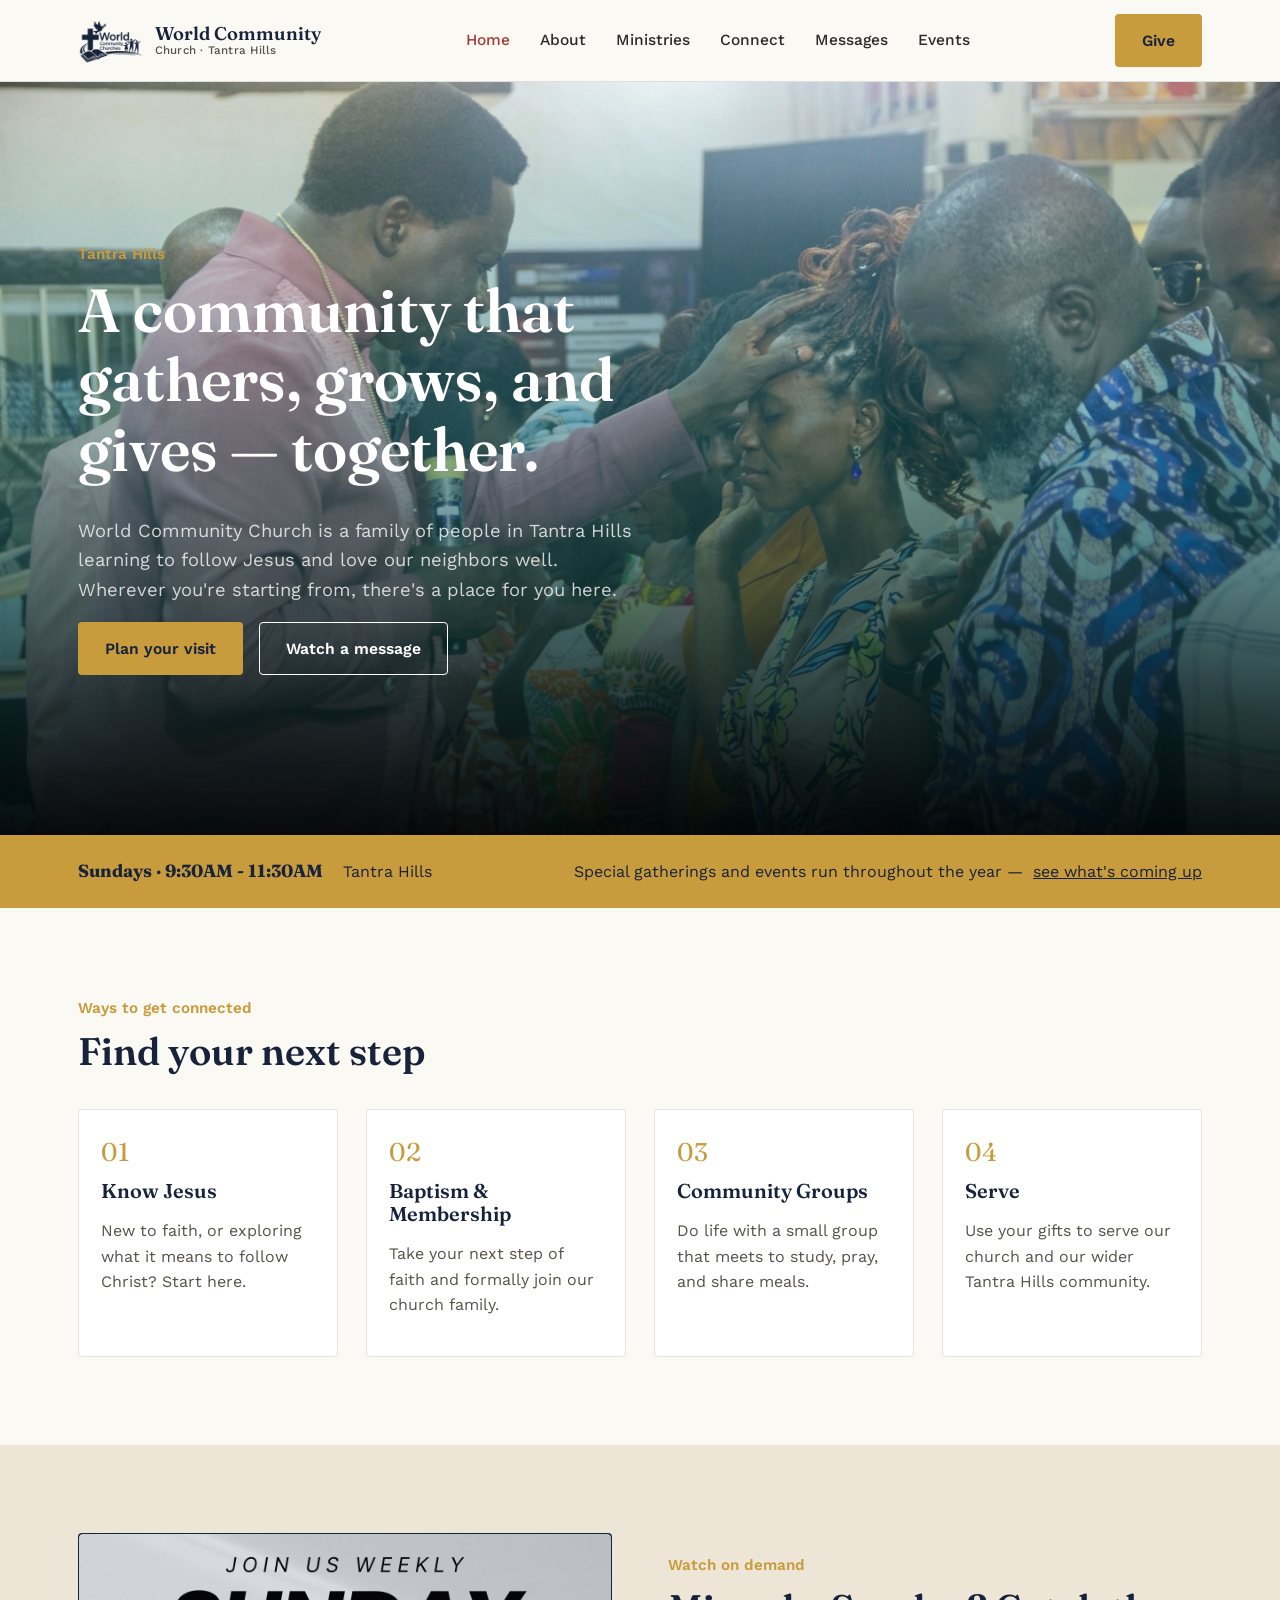
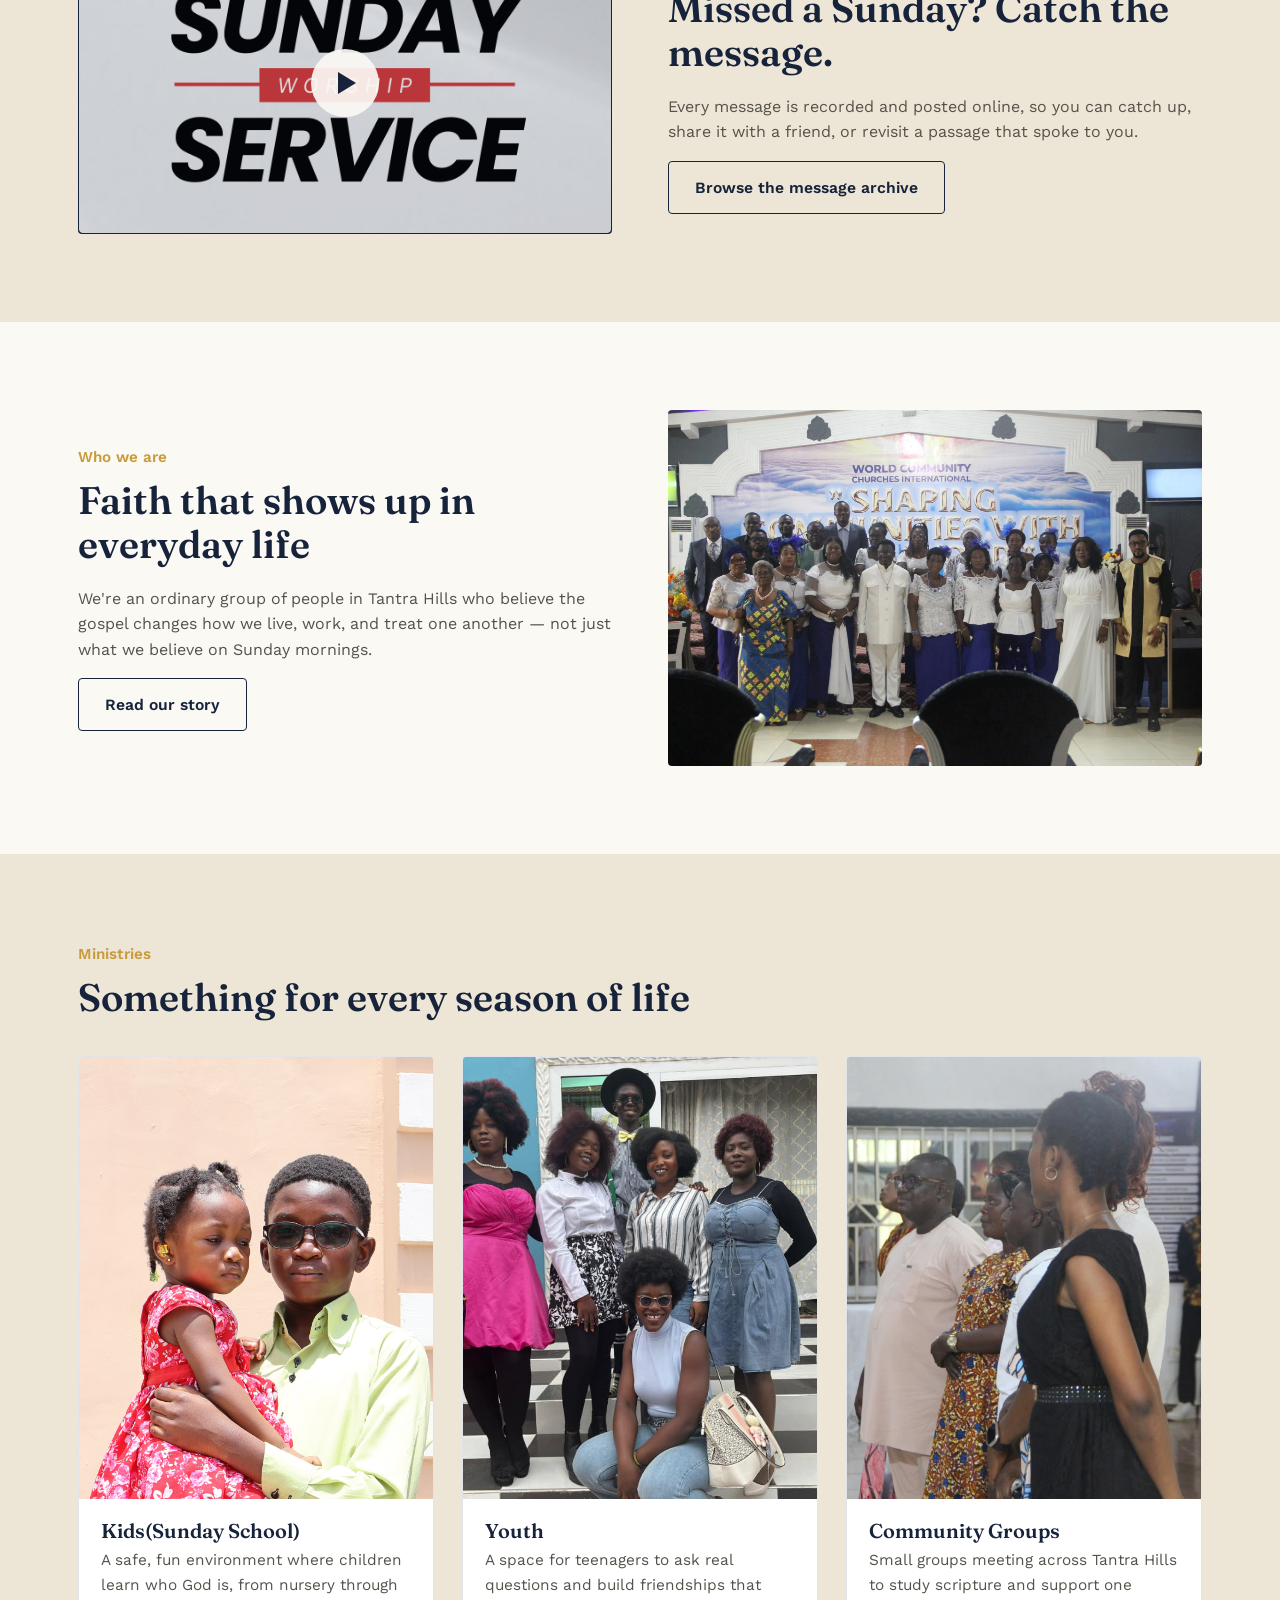
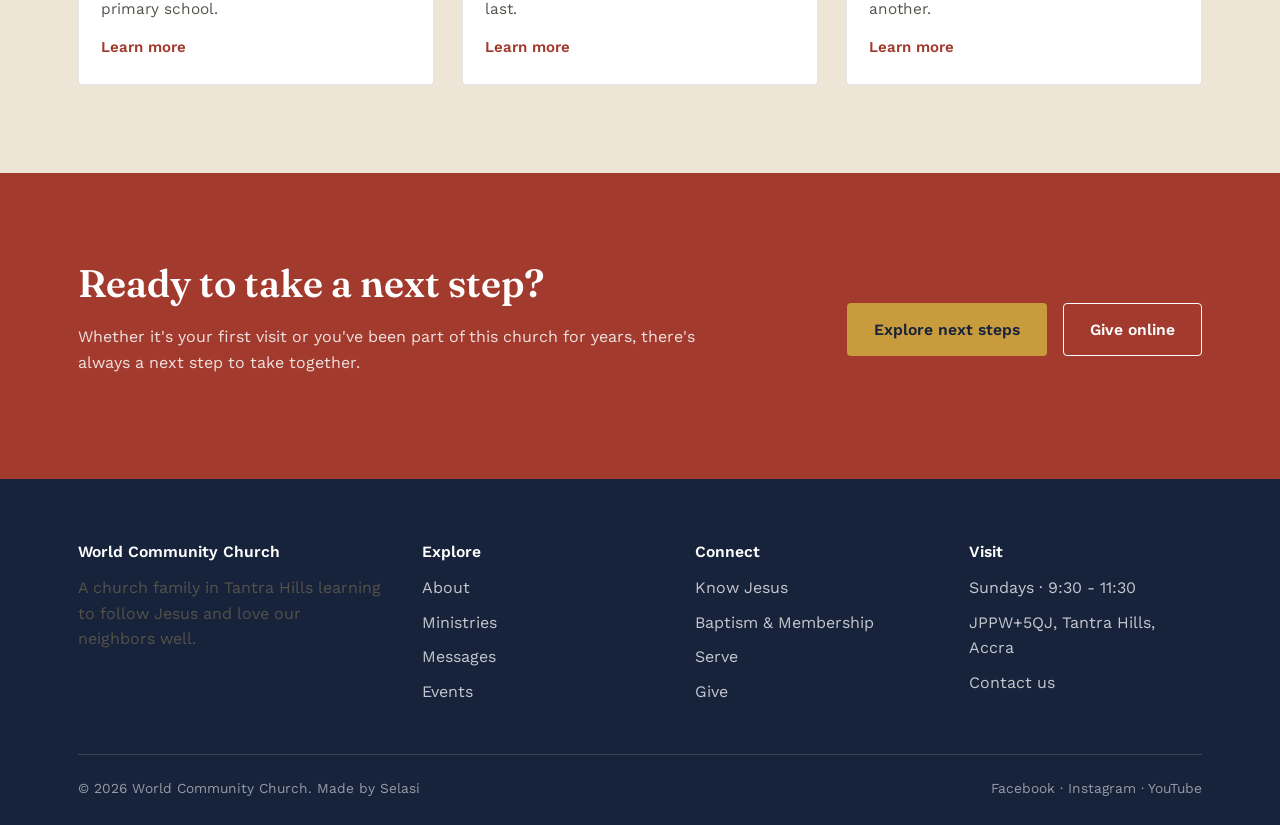
<file: index.html>
<!DOCTYPE html>
<html lang="en">
<head>
<meta charset="UTF-8">
<meta name="viewport" content="width=device-width, initial-scale=1.0">
<title>World Community Church — Tantra Hills</title>
<meta name="description" content="World Community Church is a gathering of people in Tantra Hills growing in faith and community together. Join us on Sundays.">
<link rel="icon" href="/images/wcc.svg" type="image/svg+xml">
<link rel="stylesheet" href="css/style.css">
</head>
<body>

<header class="site-header">
  <div class="nav-wrap">
    <a class="logo" href="index.html">
      <img src="/images/logo.png" alt="World Community Church logo">
      <span class="logo-text">World Community<span>Church · Tantra Hills</span></span>
    </a>
    <nav class="primary-nav">
      <ul>
        <li class="current"><a href="index.html">Home</a></li>
        <li class="has-dropdown">
          <a href="about.html">About</a>
          <ul class="dropdown">
            <li><a href="about.html#story">Who We Are</a></li>
            <li><a href="about.html#leadership">Leadership</a></li>
            <li><a href="contact.html">Contact Us</a></li>
          </ul>
        </li>
        <li class="has-dropdown">
          <a href="ministries.html">Ministries</a>
          <ul class="dropdown">
            <li><a href="ministries.html#kids">Kids</a></li>
            <li><a href="ministries.html#students">Students</a></li>
            <li><a href="ministries.html#groups">Community Groups</a></li>
          </ul>
        </li>
        <li class="has-dropdown">
          <a href="connect.html">Connect</a>
          <ul class="dropdown">
            <li><a href="connect.html#know-jesus">Know Jesus</a></li>
            <li><a href="connect.html#baptism">Baptism &amp; Membership</a></li>
            <li><a href="connect.html#serve">Serve</a></li>
          </ul>
        </li>
        <li><a href="messages.html">Messages</a></li>
        <li><a href="events.html">Events</a></li>
      </ul>
    </nav>
    <div class="nav-cta">
      <a class="btn btn-gold" href="give.html">Give</a>
      <button class="nav-toggle" aria-label="Toggle menu" aria-expanded="false">
        <span></span><span></span><span></span>
      </button>
    </div>
  </div>
</header>

<section class="hero">
  <div class="hero-grid">
    <div class="hero-copy">
      <p class="eyebrow" style="color: var(--gold);">Tantra Hills</p>
      <h1>A community that gathers, grows, and gives — together.</h1>
      <p class="lede">World Community Church is a family of people in Tantra Hills learning to follow Jesus and love our neighbors well. Wherever you're starting from, there's a place for you here.</p>
      <div class="btn-row">
        <a class="btn btn-gold" href="connect.html">Plan your visit</a>
        <a class="btn btn-outline" href="messages.html">Watch a message</a>
      </div>
    </div>
    <!-- <div class="hero-media">
      <img src="images/hero-home.svg" alt="Placeholder — photo of the congregation gathered">
    </div> -->
  </div>
</section>

<div class="service-strip">
  <div class="container">
    <div class="item"><strong>Sundays · 9:30AM - 11:30AM</strong>&nbsp; Tantra Hills</div>
    <div class="item">Special gatherings and events run throughout the year — <a href="events.html" style="text-decoration:underline;">see what's coming up</a></div>
  </div>
</div>

<section>
  <div class="container">
    <p class="eyebrow">Ways to get connected</p>
    <h2>Find your next step</h2>
    <div class="grid grid-4" style="margin-top:36px;">
      <a class="link-card" href="connect.html#know-jesus">
        <span class="num">01</span>
        <h3>Know Jesus</h3>
        <p>New to faith, or exploring what it means to follow Christ? Start here.</p>
      </a>
      <a class="link-card" href="connect.html#baptism">
        <span class="num">02</span>
        <h3>Baptism &amp; Membership</h3>
        <p>Take your next step of faith and formally join our church family.</p>
      </a>
      <a class="link-card" href="ministries.html#groups">
        <span class="num">03</span>
        <h3>Community Groups</h3>
        <p>Do life with a small group that meets to study, pray, and share meals.</p>
      </a>
      <a class="link-card" href="connect.html#serve">
        <span class="num">04</span>
        <h3>Serve</h3>
        <p>Use your gifts to serve our church and our wider Tantra Hills community.</p>
      </a>
    </div>
  </div>
</section>

<section class="bg-sand">
  <div class="container">
    <div class="split">
      <div class="split-media">
        <a href="https://www.youtube.com/live/pyMRtnx4bAo?si=oPnd7ddF68e4Hp8u" class="media-frame" style="display:block;">
          <img src="/images/sunday.jpg" alt="Placeholder — thumbnail of the most recent message">
          <span class="play-btn"><span></span></span>
        </a>
      </div>
      <div>
        <p class="eyebrow">Watch on demand</p>
        <h2>Missed a Sunday? Catch the message.</h2>
        <p>Every message is recorded and posted online, so you can catch up, share it with a friend, or revisit a passage that spoke to you.</p>
        <a class="btn btn-outline-navy" href="messages.html">Browse the message archive</a>
      </div>
    </div>
  </div>
</section>

<section>
  <div class="container">
    <div class="split reverse">
      <div class="split-media">
        <img src="/images/story.jpg" alt="Placeholder — photo representing the church's story">
      </div>
      <div>
        <p class="eyebrow">Who we are</p>
        <h2>Faith that shows up in everyday life</h2>
        <p>We're an ordinary group of people in Tantra Hills who believe the gospel changes how we live, work, and treat one another — not just what we believe on Sunday mornings.</p>
        <a class="btn btn-outline-navy" href="about.html">Read our story</a>
      </div>
    </div>
  </div>
</section>

<section class="bg-sand">
  <div class="container">
    <p class="eyebrow">Ministries</p>
    <h2>Something for every season of life</h2>
    <div class="grid grid-3" style="margin-top:36px;">
      <div class="card">
        <img src="/images/kids.jpg" alt="Placeholder — kids ministry photo">
        <div class="card-body">
          <h3>Kids(Sunday School)</h3>
          <p>A safe, fun environment where children learn who God is, from nursery through primary school.</p>
          <a class="card-link" href="ministries.html#kids">Learn more</a>
        </div>
      </div>
      <div class="card">
        <img src="/images/youth.jpg" alt="Placeholder — students ministry photo">
        <div class="card-body">
          <h3>Youth</h3>
          <p>A space for teenagers to ask real questions and build friendships that last.</p>
          <a class="card-link" href="ministries.html#students">Learn more</a>
        </div>
      </div>
      <div class="card">
        <img src="/images/community.jpg" alt="Placeholder — community groups photo">
        <div class="card-body">
          <h3>Community Groups</h3>
          <p>Small groups meeting across Tantra Hills to study scripture and support one another.</p>
          <a class="card-link" href="ministries.html#groups">Learn more</a>
        </div>
      </div>
    </div>
  </div>
</section>

<section class="cta-band">
  <div class="container">
    <div>
      <h2>Ready to take a next step?</h2>
      <p>Whether it's your first visit or you've been part of this church for years, there's always a next step to take together.</p>
    </div>
    <div class="btn-row">
      <a class="btn btn-gold" href="connect.html">Explore next steps</a>
      <a class="btn btn-outline" href="give.html">Give online</a>
    </div>
  </div>
</section>

<footer class="site-footer">
  <div class="container">
    <div class="footer-grid">
      <div>
        <h4>World Community Church</h4>
        <p style="max-width:32ch;">A church family in Tantra Hills learning to follow Jesus and love our neighbors well.</p>
      </div>
      <div>
        <h4>Explore</h4>
        <ul>
          <li><a href="about.html">About</a></li>
          <li><a href="ministries.html">Ministries</a></li>
          <li><a href="messages.html">Messages</a></li>
          <li><a href="events.html">Events</a></li>
        </ul>
      </div>
      <div>
        <h4>Connect</h4>
        <ul>
          <li><a href="connect.html#know-jesus">Know Jesus</a></li>
          <li><a href="connect.html#baptism">Baptism &amp; Membership</a></li>
          <li><a href="connect.html#serve">Serve</a></li>
          <li><a href="give.html">Give</a></li>
        </ul>
      </div>
      <div>
        <h4>Visit</h4>
        <ul>
          <li>Sundays · 9:30 - 11:30</li>
          <li><a href="https://maps.app.goo.gl/vj42JxJs8VCjHSL47">JPPW+5QJ</a>, Tantra Hills, Accra</li>
          <li><a href="contact.html">Contact us</a></li>
        </ul>
      </div>
    </div>
    <div class="footer-bottom">
      <span>© 2026 World Community Church. Made by <a href="https://selasidzeamesi.netlify.app/">Selasi</a></span>
      <span>
        <a href="https://www.facebook.com/Thecommunitychurchgh">Facebook</a> ·
        <a href="#">Instagram</a> ·
        <a href="https://youtube.com/@communitychurchmorningdew?si=GlodXVKP_t8NCVGb">YouTube</a>
      </span>
    </div>
  </div>
</footer>

<script src="js/main.js"></script>
</body>
</html>
</file>
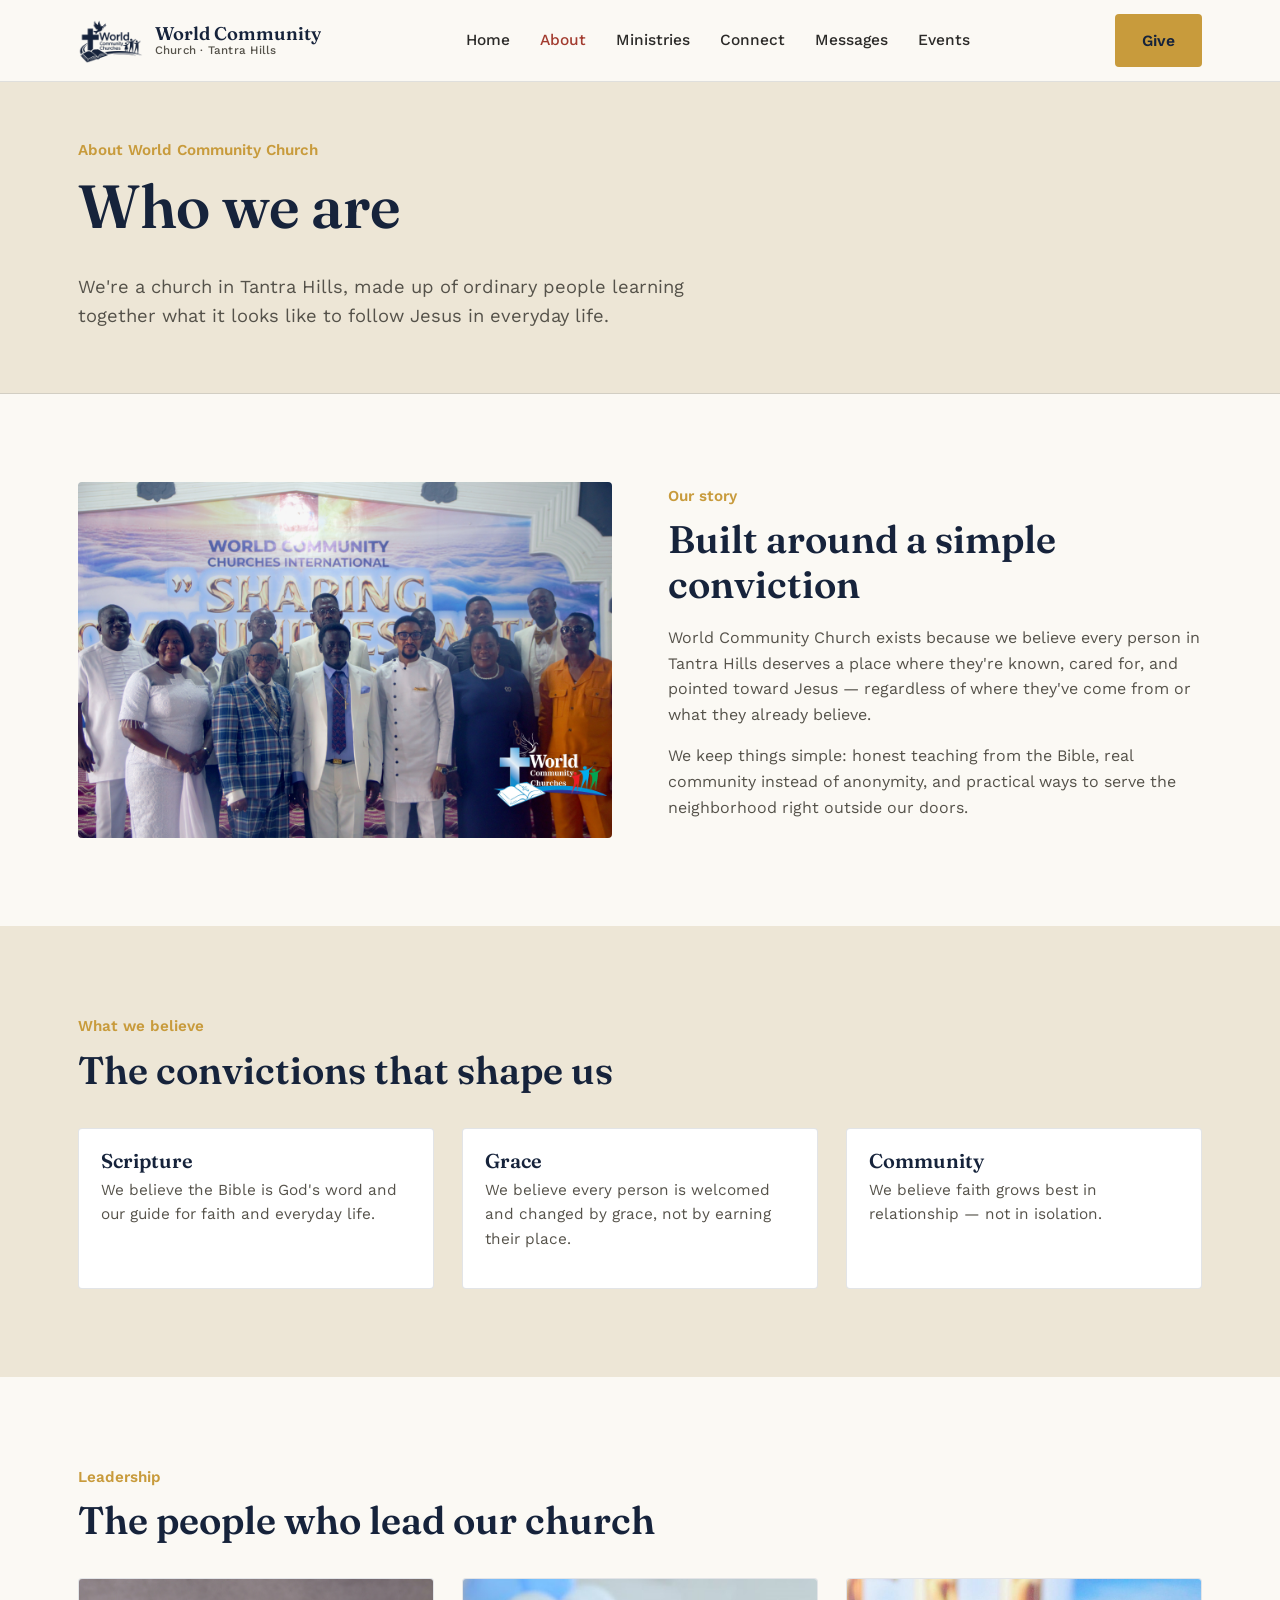
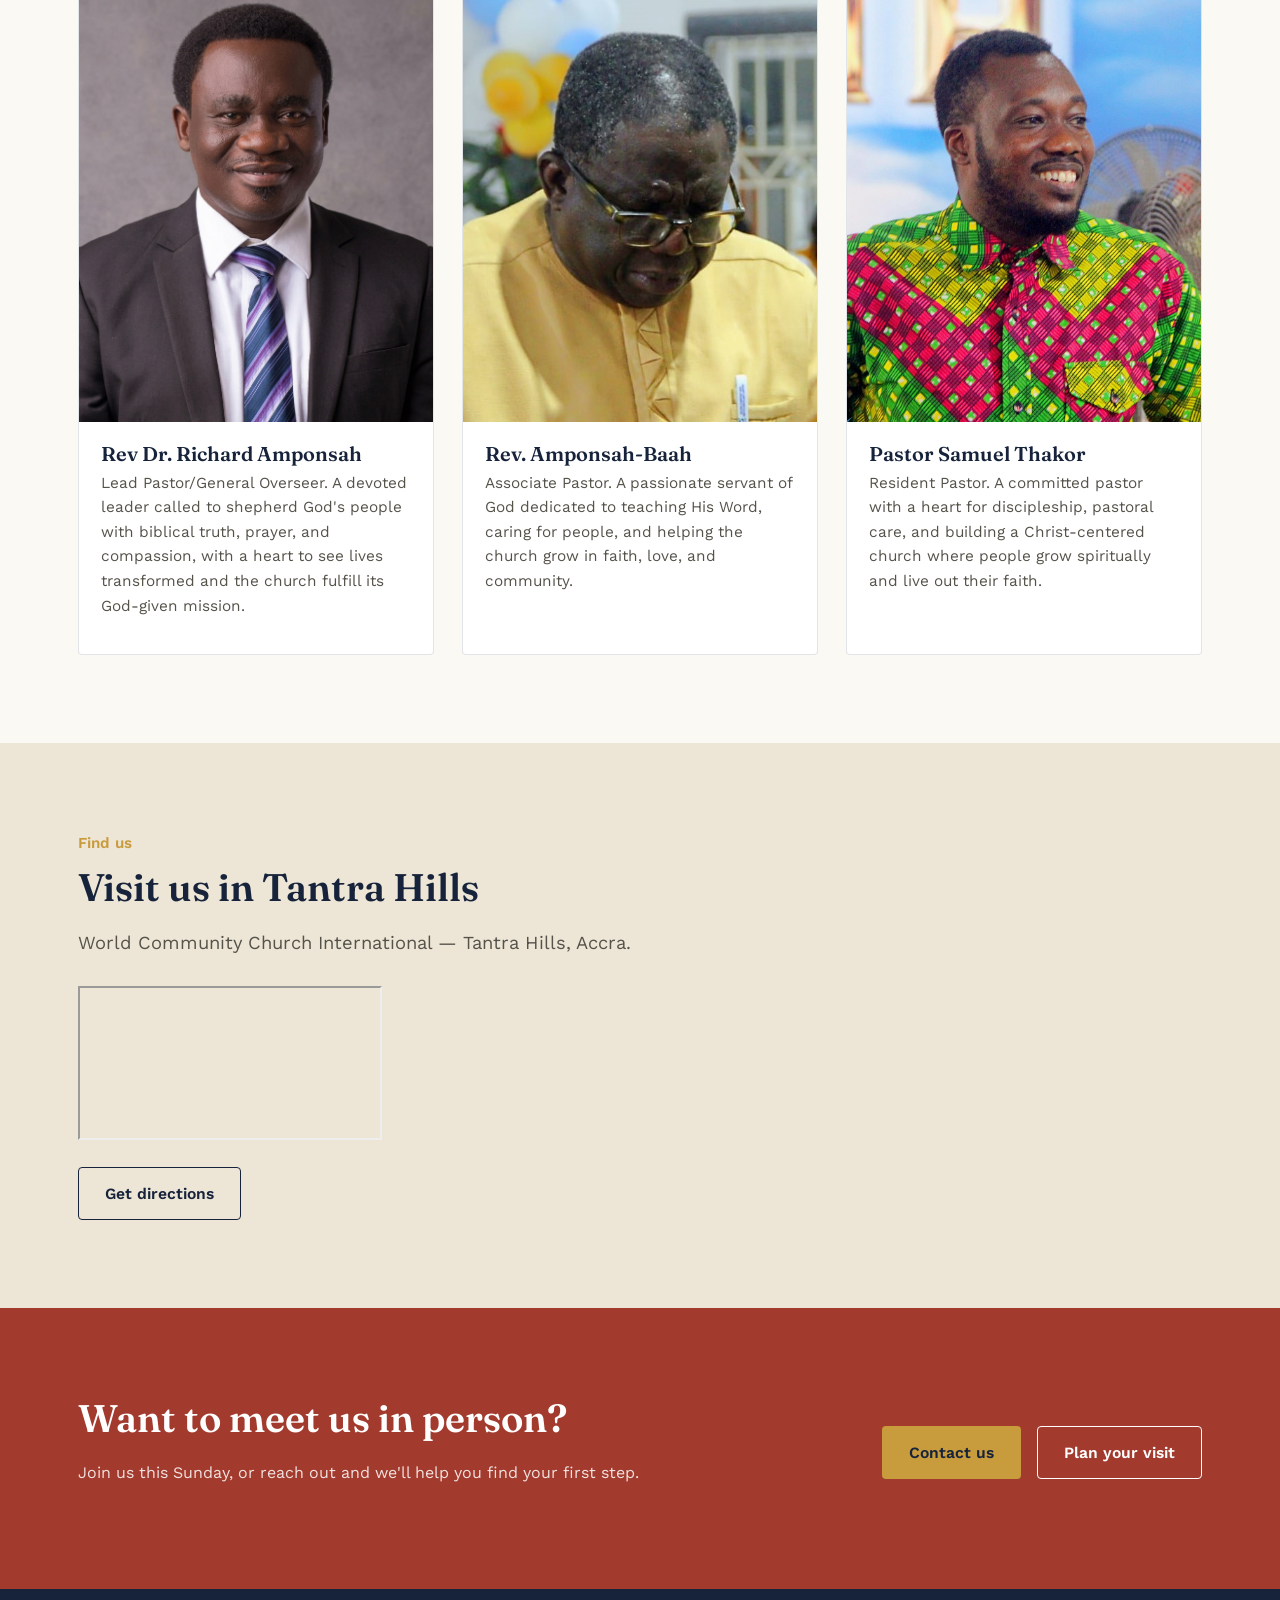
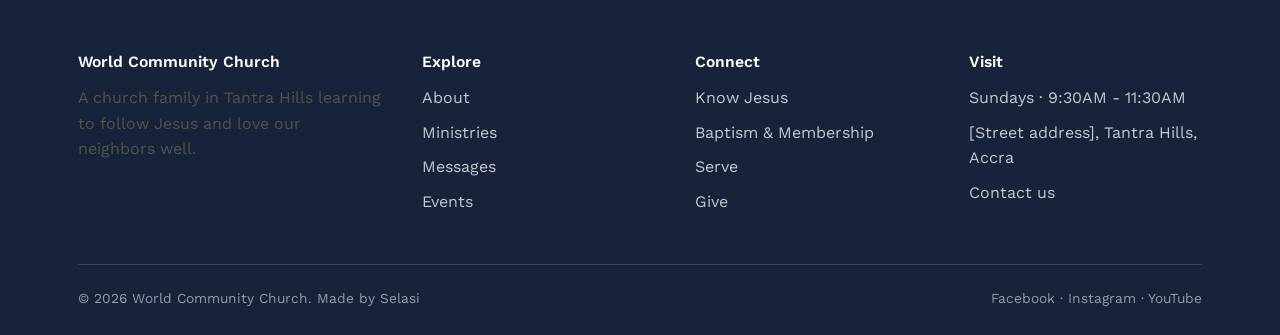
<file: about.html>
<!DOCTYPE html>
<html lang="en">
<head>
<meta charset="UTF-8">
<meta name="viewport" content="width=device-width, initial-scale=1.0">
<title>About — World Community Church</title>
<meta name="description" content="Learn who World Community Church is, our story, and the people who lead our church in Tantra Hills.">
<link rel="icon" href="images/favicon.svg" type="image/svg+xml">
<link rel="stylesheet" href="css/style.css">
</head>
<body>

<header class="site-header">
  <div class="nav-wrap">
    <a class="logo" href="index.html">
      <img src="images/logo.png" alt="World Community Church logo">
      <span class="logo-text">World Community<span>Church · Tantra Hills</span></span>
    </a>
    <nav class="primary-nav">
      <ul>
        <li><a href="index.html">Home</a></li>
        <li class="has-dropdown current">
          <a href="about.html">About</a>
          <ul class="dropdown">
            <li><a href="about.html#story">Who We Are</a></li>
            <li><a href="about.html#leadership">Leadership</a></li>
            <li><a href="contact.html">Contact Us</a></li>
          </ul>
        </li>
        <li class="has-dropdown">
          <a href="ministries.html">Ministries</a>
          <ul class="dropdown">
            <li><a href="ministries.html#kids">Kids</a></li>
            <li><a href="ministries.html#students">Students</a></li>
            <li><a href="ministries.html#groups">Community Groups</a></li>
          </ul>
        </li>
        <li class="has-dropdown">
          <a href="connect.html">Connect</a>
          <ul class="dropdown">
            <li><a href="connect.html#know-jesus">Know Jesus</a></li>
            <li><a href="connect.html#baptism">Baptism &amp; Membership</a></li>
            <li><a href="connect.html#serve">Serve</a></li>
          </ul>
        </li>
        <li><a href="messages.html">Messages</a></li>
        <li><a href="events.html">Events</a></li>
      </ul>
    </nav>
    <div class="nav-cta">
      <a class="btn btn-gold" href="give.html">Give</a>
      <button class="nav-toggle" aria-label="Toggle menu" aria-expanded="false">
        <span></span><span></span><span></span>
      </button>
    </div>
  </div>
</header>

<div class="page-header">
  <div class="container">
    <p class="eyebrow">About World Community Church</p>
    <h1>Who we are</h1>
    <p class="lede">We're a church in Tantra Hills, made up of ordinary people learning together what it looks like to follow Jesus in everyday life.</p>
  </div>
</div>

<section id="story">
  <div class="container">
    <div class="split">
      <div class="split-media">
        <img src="/images/ourstory.jpg" alt="Placeholder — photo representing the church's story">
      </div>
      <div>
        <p class="eyebrow">Our story</p>
        <h2>Built around a simple conviction</h2>
        <p>World Community Church exists because we believe every person in Tantra Hills deserves a place where they're known, cared for, and pointed toward Jesus — regardless of where they've come from or what they already believe.</p>
        <p>We keep things simple: honest teaching from the Bible, real community instead of anonymity, and practical ways to serve the neighborhood right outside our doors.</p>
        <!-- <p class="placeholder-note">Placeholder copy — replace with your church's real founding story, timeline, and voice.</p> -->
      </div>
    </div>
  </div>
</section>

<section class="bg-sand">
  <div class="container">
    <p class="eyebrow">What we believe</p>
    <h2>The convictions that shape us</h2>
    <div class="grid grid-3" style="margin-top:36px;">
      <div class="card">
        <div class="card-body">
          <h3>Scripture</h3>
          <p>We believe the Bible is God's word and our guide for faith and everyday life.</p>
        </div>
      </div>
      <div class="card">
        <div class="card-body">
          <h3>Grace</h3>
          <p>We believe every person is welcomed and changed by grace, not by earning their place.</p>
        </div>
      </div>
      <div class="card">
        <div class="card-body">
          <h3>Community</h3>
          <p>We believe faith grows best in relationship — not in isolation.</p>
        </div>
      </div>
    </div>
    <!-- <p class="placeholder-note">Placeholder — replace with your church's actual statement of faith or core values.</p> -->
  </div>
</section>

<section id="leadership">
  <div class="container">
    <p class="eyebrow">Leadership</p>
    <h2>The people who lead our church</h2>
    <div class="grid grid-3" style="margin-top:36px;">
      <div class="card">
        <img src="images/leader.jpg" alt="Placeholder — leader photo">
        <div class="card-body">
          <h3>Rev Dr. Richard Amponsah</h3>
          <p>Lead Pastor/General Overseer. A devoted leader called to shepherd God's people with biblical truth, prayer, and compassion, with a heart to see lives transformed and the church fulfill its God-given mission.</p>
        </div>
      </div>
      <div class="card">
        <img src="/images/baah.jpg" alt="Placeholder — leader photo">
        <div class="card-body">
          <h3>Rev. Amponsah-Baah</h3>
          <p>Associate Pastor. A passionate servant of God dedicated to teaching His Word, caring for people, and helping the church grow in faith, love, and community.</p>
        </div>
      </div>
      <div class="card">
        <img src="/images/samuel.jpg" alt="Placeholder — leader photo">
        <div class="card-body">
          <h3>Pastor Samuel Thakor</h3>
          <p>Resident Pastor. A committed pastor with a heart for discipleship, pastoral care, and building a Christ-centered church where people grow spiritually and live out their faith.</p>
        </div>
      </div>
    </div>
    <!-- <p class="placeholder-note">Placeholder — swap in real names, roles, photos, and bios for your leadership team.</p> -->
  </div>
</section>

<section class="bg-sand" id="location">
  <div class="container">
    <p class="eyebrow">Find us</p>
    <h2>Visit us in Tantra Hills</h2>
    <p class="lede">World Community Church International — Tantra Hills, Accra.</p>
    <div class="map-embed" style="margin-top:28px;">
      <iframe
        src="https://www.google.com/maps?q=JPPW%2B5QJ+World+Community+Church+International+Accra+Ghana&output=embed"
        title="Map showing World Community Church International, Tantra Hills, Accra"
        loading="lazy"
        referrerpolicy="no-referrer-when-downgrade"
        allowfullscreen></iframe>
    </div>
    <div class="btn-row" style="margin-top:20px;">
      <a class="btn btn-outline-navy" href="https://maps.app.goo.gl/vj42JxJs8VCjHSL47" target="_blank" rel="noopener">Get directions</a>
    </div>
  </div>
</section>

<section class="cta-band">
  <div class="container">
    <div>
      <h2>Want to meet us in person?</h2>
      <p>Join us this Sunday, or reach out and we'll help you find your first step.</p>
    </div>
    <div class="btn-row">
      <a class="btn btn-gold" href="contact.html">Contact us</a>
      <a class="btn btn-outline" href="connect.html">Plan your visit</a>
    </div>
  </div>
</section>

<footer class="site-footer">
  <div class="container">
    <div class="footer-grid">
      <div>
        <h4>World Community Church</h4>
        <p style="max-width:32ch;">A church family in Tantra Hills learning to follow Jesus and love our neighbors well.</p>
      </div>
      <div>
        <h4>Explore</h4>
        <ul>
          <li><a href="about.html">About</a></li>
          <li><a href="ministries.html">Ministries</a></li>
          <li><a href="messages.html">Messages</a></li>
          <li><a href="events.html">Events</a></li>
        </ul>
      </div>
      <div>
        <h4>Connect</h4>
        <ul>
          <li><a href="connect.html#know-jesus">Know Jesus</a></li>
          <li><a href="connect.html#baptism">Baptism &amp; Membership</a></li>
          <li><a href="connect.html#serve">Serve</a></li>
          <li><a href="give.html">Give</a></li>
        </ul>
      </div>
      <div>
        <h4>Visit</h4>
        <ul>
          <li>Sundays · 9:30AM - 11:30AM</li>
          <li>[Street address], Tantra Hills, Accra</li>
          <li><a href="contact.html">Contact us</a></li>
        </ul>
      </div>
    </div>
    <div class="footer-bottom">
      <span>© 2026 World Community Church. Made by <a href="https://selasidzeamesi.netlify.app/">Selasi</a></span>
      <span>
        <a href="https://www.facebook.com/Thecommunitychurchgh">Facebook</a> ·
        <a href="#">Instagram</a> ·
        <a href="https://youtube.com/@communitychurchmorningdew?si=GlodXVKP_t8NCVGb">YouTube</a>
      </span>
    </div>
  </div>
</footer>

<script src="js/main.js"></script>
</body>
</html>
</file>
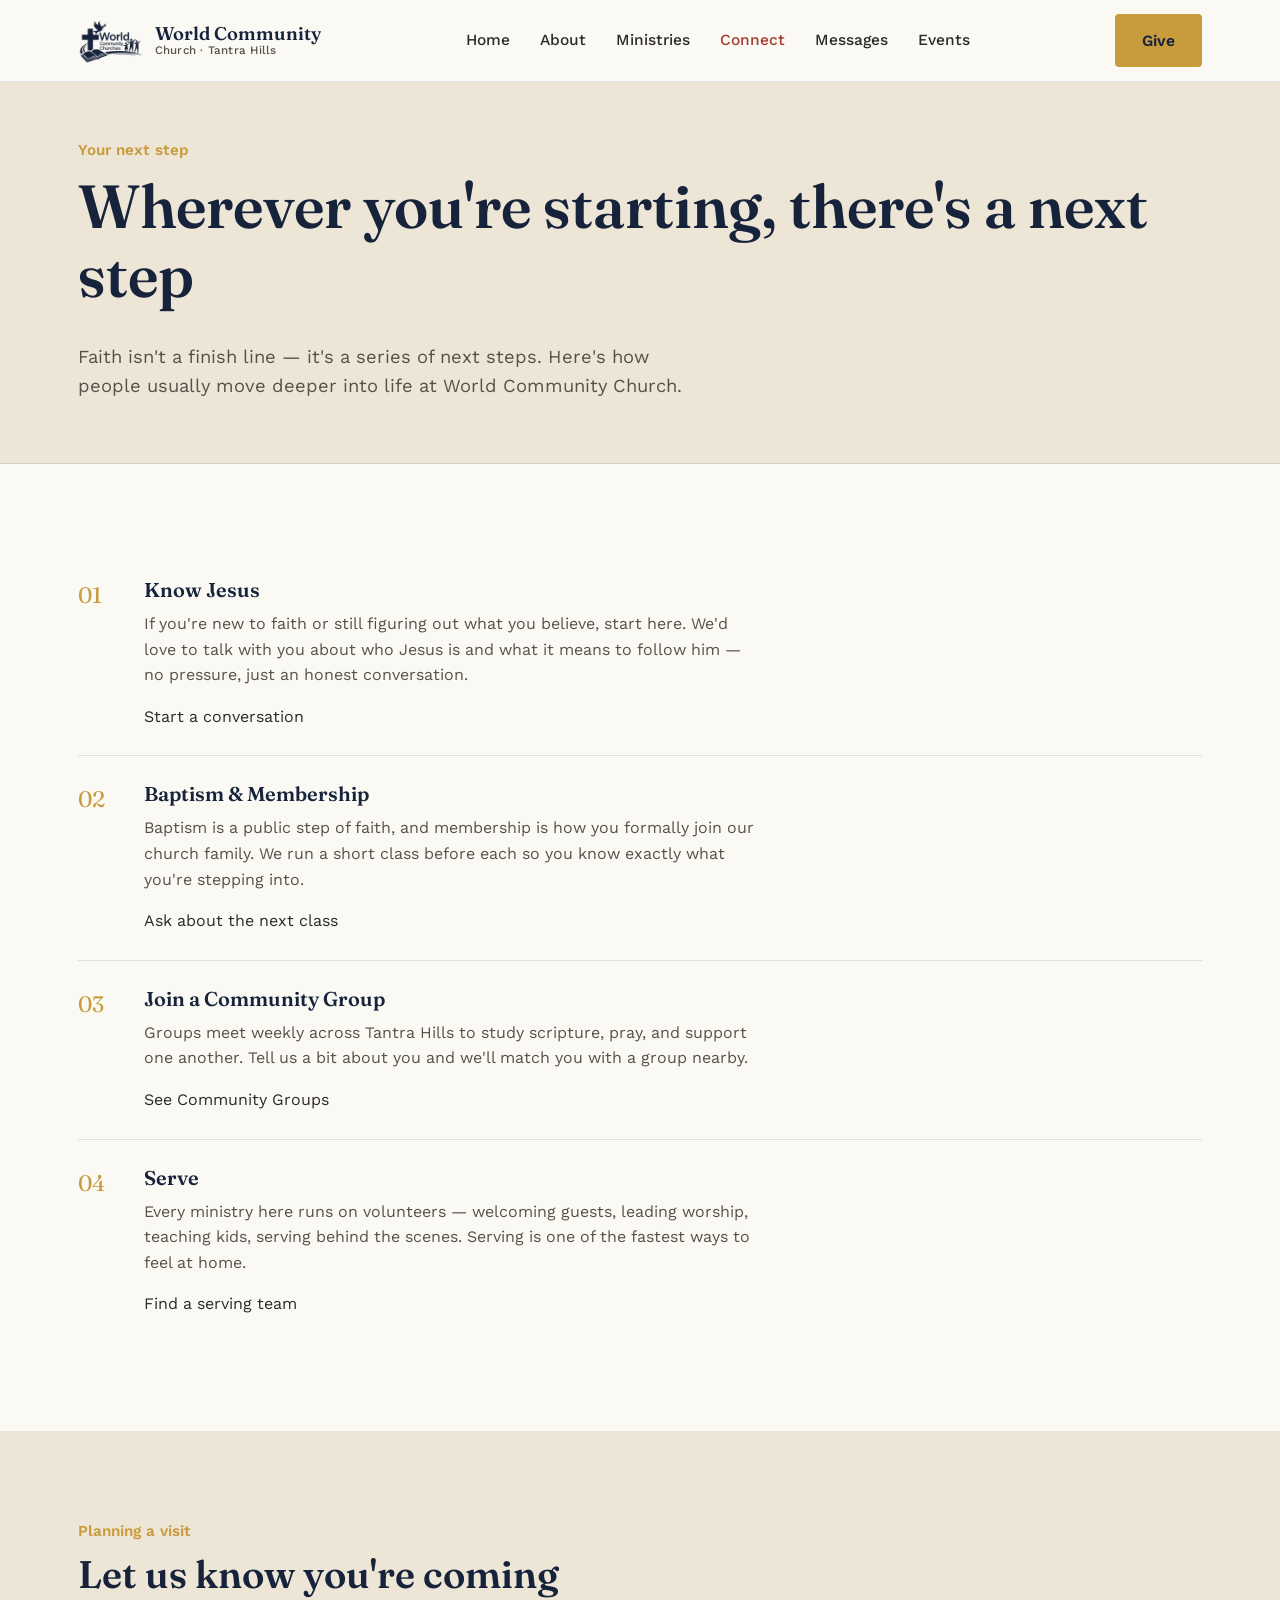
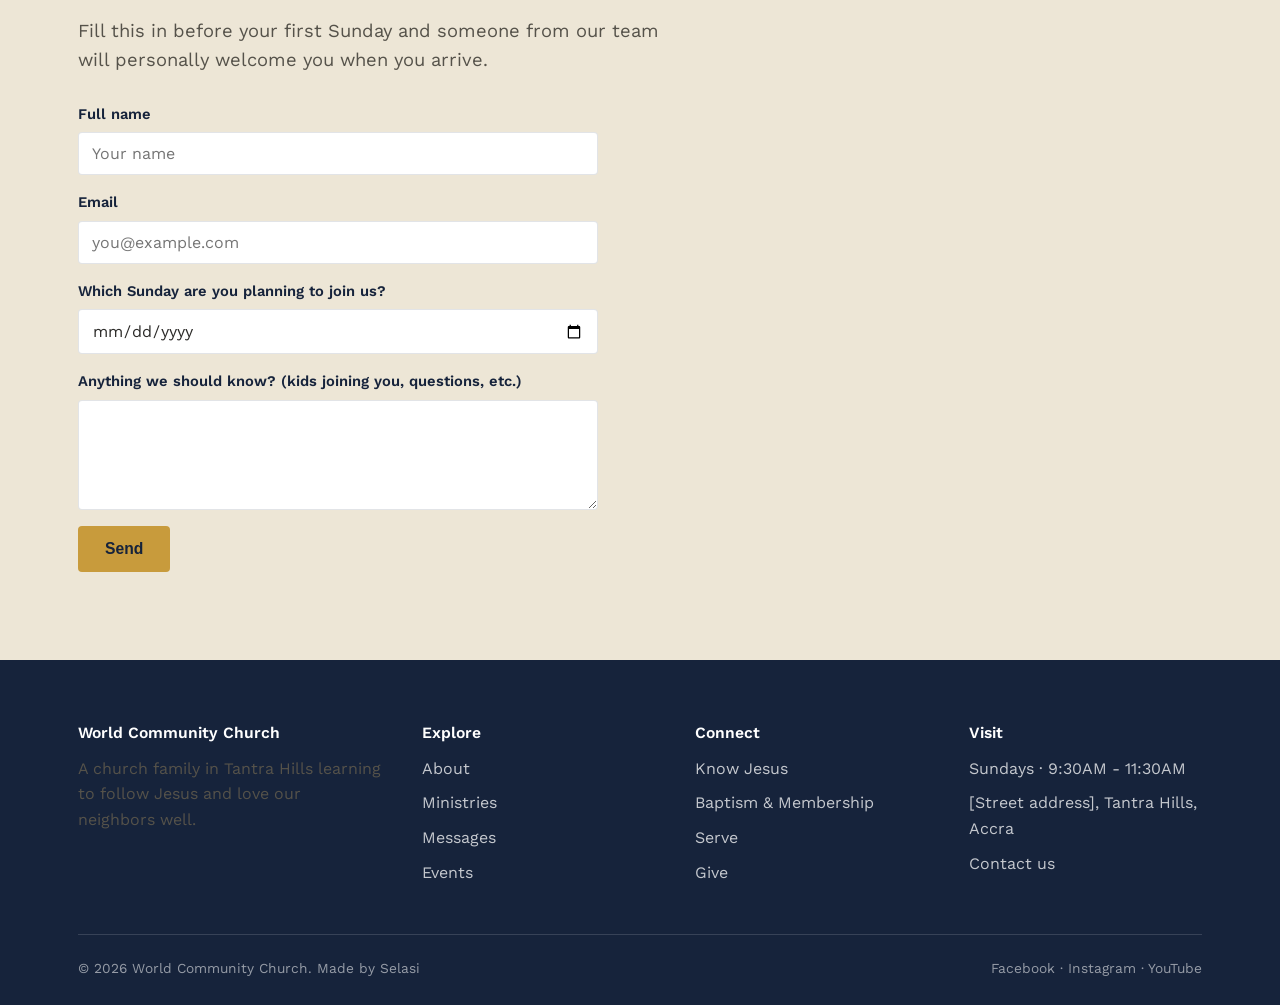
<file: connect.html>
<!DOCTYPE html>
<html lang="en">
<head>
<meta charset="UTF-8">
<meta name="viewport" content="width=device-width, initial-scale=1.0">
<title>Connect — World Community Church</title>
<meta name="description" content="Take your next step at World Community Church: know Jesus, get baptized, become a member, join a group, or serve.">
<link rel="icon" href="images/favicon.svg" type="image/svg+xml">
<link rel="stylesheet" href="css/style.css">
</head>
<body>

<header class="site-header">
  <div class="nav-wrap">
    <a class="logo" href="index.html">
      <img src="/images/logo.png" alt="World Community Church logo">
      <span class="logo-text">World Community<span>Church · Tantra Hills</span></span>
    </a>
    <nav class="primary-nav">
      <ul>
        <li><a href="index.html">Home</a></li>
        <li class="has-dropdown">
          <a href="about.html">About</a>
          <ul class="dropdown">
            <li><a href="about.html#story">Who We Are</a></li>
            <li><a href="about.html#leadership">Leadership</a></li>
            <li><a href="contact.html">Contact Us</a></li>
          </ul>
        </li>
        <li class="has-dropdown">
          <a href="ministries.html">Ministries</a>
          <ul class="dropdown">
            <li><a href="ministries.html#kids">Kids</a></li>
            <li><a href="ministries.html#students">Students</a></li>
            <li><a href="ministries.html#groups">Community Groups</a></li>
          </ul>
        </li>
        <li class="has-dropdown current">
          <a href="connect.html">Connect</a>
          <ul class="dropdown">
            <li><a href="connect.html#know-jesus">Know Jesus</a></li>
            <li><a href="connect.html#baptism">Baptism &amp; Membership</a></li>
            <li><a href="connect.html#serve">Serve</a></li>
          </ul>
        </li>
        <li><a href="messages.html">Messages</a></li>
        <li><a href="events.html">Events</a></li>
      </ul>
    </nav>
    <div class="nav-cta">
      <a class="btn btn-gold" href="give.html">Give</a>
      <button class="nav-toggle" aria-label="Toggle menu" aria-expanded="false">
        <span></span><span></span><span></span>
      </button>
    </div>
  </div>
</header>

<div class="page-header">
  <div class="container">
    <p class="eyebrow">Your next step</p>
    <h1>Wherever you're starting, there's a next step</h1>
    <p class="lede">Faith isn't a finish line — it's a series of next steps. Here's how people usually move deeper into life at World Community Church.</p>
  </div>
</div>

<section>
  <div class="container">
    <div class="steps">
      <div class="step" id="know-jesus">
        <div class="step-num"></div>
        <div>
          <h3>Know Jesus</h3>
          <p>If you're new to faith or still figuring out what you believe, start here. We'd love to talk with you about who Jesus is and what it means to follow him — no pressure, just an honest conversation.</p>
          <a class="card-link" href="contact.html">Start a conversation</a>
        </div>
      </div>
      <div class="step" id="baptism">
        <div class="step-num"></div>
        <div>
          <h3>Baptism &amp; Membership</h3>
          <p>Baptism is a public step of faith, and membership is how you formally join our church family. We run a short class before each so you know exactly what you're stepping into.</p>
          <a class="card-link" href="contact.html">Ask about the next class</a>
        </div>
      </div>
      <div class="step" id="groups-form">
        <div class="step-num"></div>
        <div>
          <h3>Join a Community Group</h3>
          <p>Groups meet weekly across Tantra Hills to study scripture, pray, and support one another. Tell us a bit about you and we'll match you with a group nearby.</p>
          <a class="card-link" href="ministries.html#groups">See Community Groups</a>
        </div>
      </div>
      <div class="step" id="serve">
        <div class="step-num"></div>
        <div>
          <h3>Serve</h3>
          <p>Every ministry here runs on volunteers — welcoming guests, leading worship, teaching kids, serving behind the scenes. Serving is one of the fastest ways to feel at home.</p>
          <a class="card-link" href="contact.html">Find a serving team</a>
        </div>
      </div>
    </div>
  </div>
</section>

<section class="bg-sand" id="visit">
  <div class="container">
    <p class="eyebrow">Planning a visit</p>
    <h2>Let us know you're coming</h2>
    <p class="lede">Fill this in before your first Sunday and someone from our team will personally welcome you when you arrive.</p>
    <form class="stack" style="margin-top:28px;">
      <div class="field">
        <label for="name">Full name</label>
        <input type="text" id="name" name="name" placeholder="Your name">
      </div>
      <div class="field">
        <label for="email">Email</label>
        <input type="email" id="email" name="email" placeholder="you@example.com">
      </div>
      <div class="field">
        <label for="visit-date">Which Sunday are you planning to join us?</label>
        <input type="date" id="visit-date" name="visit-date">
      </div>
      <div class="field">
        <label for="notes">Anything we should know? (kids joining you, questions, etc.)</label>
        <textarea id="notes" name="notes"></textarea>
      </div>
      <button type="submit" class="btn btn-gold" style="align-self:flex-start;">Send</button>
    </form>
    <!-- <p class="placeholder-note">Placeholder form — connect this to your email, church management system, or form service of choice.</p> -->
  </div>
</section>

<footer class="site-footer">
  <div class="container">
    <div class="footer-grid">
      <div>
        <h4>World Community Church</h4>
        <p style="max-width:32ch;">A church family in Tantra Hills learning to follow Jesus and love our neighbors well.</p>
      </div>
      <div>
        <h4>Explore</h4>
        <ul>
          <li><a href="about.html">About</a></li>
          <li><a href="ministries.html">Ministries</a></li>
          <li><a href="messages.html">Messages</a></li>
          <li><a href="events.html">Events</a></li>
        </ul>
      </div>
      <div>
        <h4>Connect</h4>
        <ul>
          <li><a href="connect.html#know-jesus">Know Jesus</a></li>
          <li><a href="connect.html#baptism">Baptism &amp; Membership</a></li>
          <li><a href="connect.html#serve">Serve</a></li>
          <li><a href="give.html">Give</a></li>
        </ul>
      </div>
      <div>
        <h4>Visit</h4>
        <ul>
          <li>Sundays · 9:30AM - 11:30AM</li>
          <li>[Street address], Tantra Hills, Accra</li>
          <li><a href="contact.html">Contact us</a></li>
        </ul>
      </div>
    </div>
    <div class="footer-bottom">
      <span>© 2026 World Community Church. Made by <a href="https://selasidzeamesi.netlify.app/">Selasi</a></span>
      <span>
        <a href="https://www.facebook.com/Thecommunitychurchgh">Facebook</a> ·
        <a href="#">Instagram</a> ·
        <a href="https://youtube.com/@communitychurchmorningdew?si=GlodXVKP_t8NCVGb">YouTube</a>
      </span>
    </div>
  </div>
</footer>

<script src="js/main.js"></script>
</body>
</html>
</file>
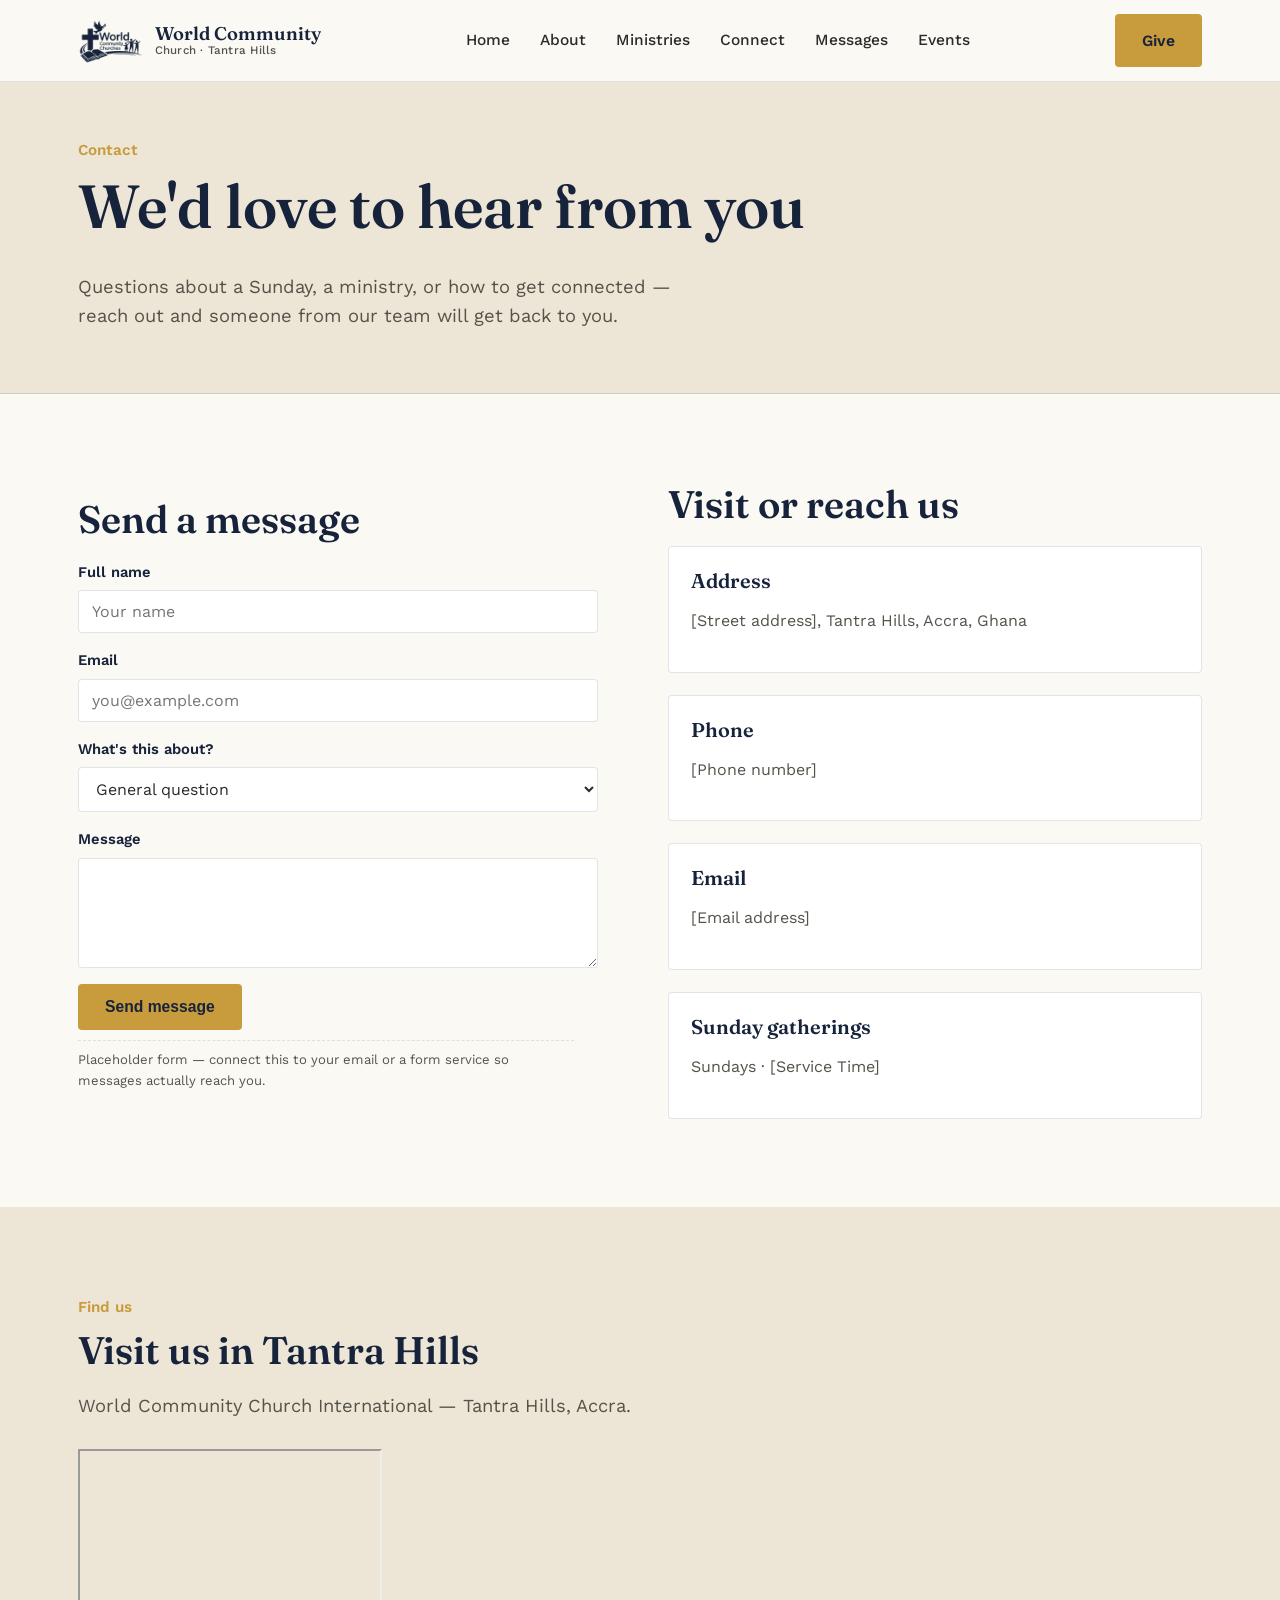
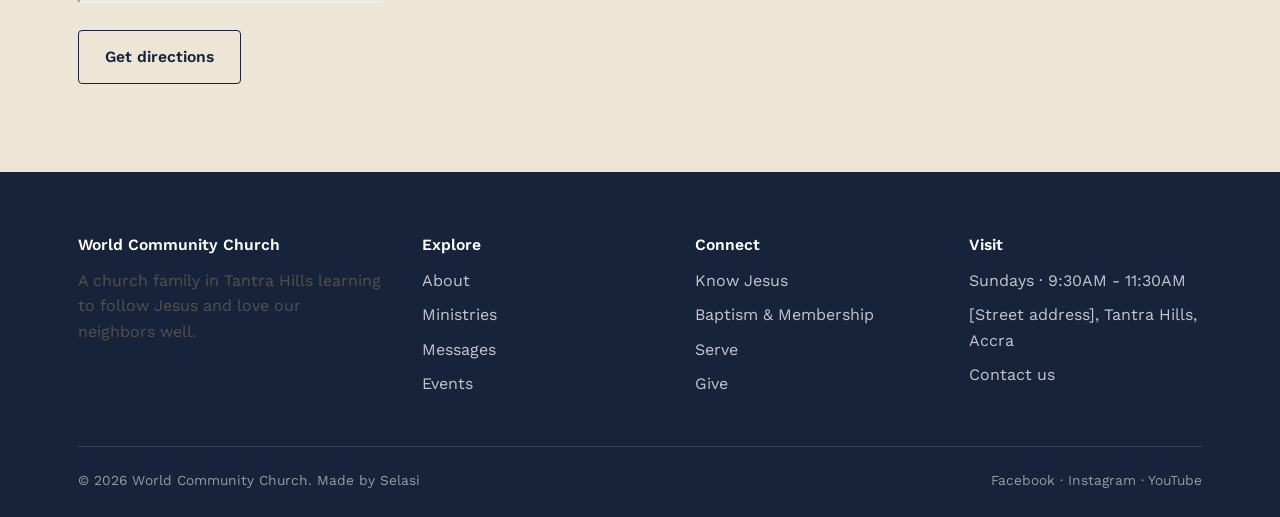
<file: contact.html>
<!DOCTYPE html>
<html lang="en">
<head>
<meta charset="UTF-8">
<meta name="viewport" content="width=device-width, initial-scale=1.0">
<title>Contact — World Community Church</title>
<meta name="description" content="Get in touch with World Community Church in Tantra Hills.">
<link rel="icon" href="images/favicon.svg" type="image/svg+xml">
<link rel="stylesheet" href="css/style.css">
</head>
<body>

<header class="site-header">
  <div class="nav-wrap">
    <a class="logo" href="index.html">
      <img src="/images/logo.png" alt="World Community Church logo">
      <span class="logo-text">World Community<span>Church · Tantra Hills</span></span>
    </a>
    <nav class="primary-nav">
      <ul>
        <li><a href="index.html">Home</a></li>
        <li class="has-dropdown">
          <a href="about.html">About</a>
          <ul class="dropdown">
            <li><a href="about.html#story">Who We Are</a></li>
            <li><a href="about.html#leadership">Leadership</a></li>
            <li><a href="contact.html">Contact Us</a></li>
          </ul>
        </li>
        <li class="has-dropdown">
          <a href="ministries.html">Ministries</a>
          <ul class="dropdown">
            <li><a href="ministries.html#kids">Kids</a></li>
            <li><a href="ministries.html#students">Students</a></li>
            <li><a href="ministries.html#groups">Community Groups</a></li>
          </ul>
        </li>
        <li class="has-dropdown">
          <a href="connect.html">Connect</a>
          <ul class="dropdown">
            <li><a href="connect.html#know-jesus">Know Jesus</a></li>
            <li><a href="connect.html#baptism">Baptism &amp; Membership</a></li>
            <li><a href="connect.html#serve">Serve</a></li>
          </ul>
        </li>
        <li><a href="messages.html">Messages</a></li>
        <li><a href="events.html">Events</a></li>
      </ul>
    </nav>
    <div class="nav-cta">
      <a class="btn btn-gold" href="give.html">Give</a>
      <button class="nav-toggle" aria-label="Toggle menu" aria-expanded="false">
        <span></span><span></span><span></span>
      </button>
    </div>
  </div>
</header>

<div class="page-header">
  <div class="container">
    <p class="eyebrow">Contact</p>
    <h1>We'd love to hear from you</h1>
    <p class="lede">Questions about a Sunday, a ministry, or how to get connected — reach out and someone from our team will get back to you.</p>
  </div>
</div>

<section>
  <div class="container">
    <div class="split">
      <div>
        <h2>Send a message</h2>
        <form class="stack" style="margin-top:20px;">
          <div class="field">
            <label for="c-name">Full name</label>
            <input type="text" id="c-name" name="name" placeholder="Your name">
          </div>
          <div class="field">
            <label for="c-email">Email</label>
            <input type="email" id="c-email" name="email" placeholder="you@example.com">
          </div>
          <div class="field">
            <label for="c-topic">What's this about?</label>
            <select id="c-topic" name="topic">
              <option>General question</option>
              <option>Kids &amp; Students</option>
              <option>Community Groups</option>
              <option>Baptism &amp; Membership</option>
              <option>Serving</option>
              <option>Event</option>
            </select>
          </div>
          <div class="field">
            <label for="c-message">Message</label>
            <textarea id="c-message" name="message"></textarea>
          </div>
          <button type="submit" class="btn btn-gold" style="align-self:flex-start;">Send message</button>
        </form>
        <p class="placeholder-note">Placeholder form — connect this to your email or a form service so messages actually reach you.</p>
      </div>
      <div>
        <h2>Visit or reach us</h2>
        <div class="grid" style="margin-top:20px; gap:22px;">
          <div class="link-card">
            <h3>Address</h3>
            <p>[Street address], Tantra Hills, Accra, Ghana</p>
          </div>
          <div class="link-card">
            <h3>Phone</h3>
            <p>[Phone number]</p>
          </div>
          <div class="link-card">
            <h3>Email</h3>
            <p>[Email address]</p>
          </div>
          <div class="link-card">
            <h3>Sunday gatherings</h3>
            <p>Sundays · [Service Time]</p>
          </div>
        </div>
      </div>
    </div>
  </div>
</section>

<section class="bg-sand">
  <div class="container">
    <p class="eyebrow">Find us</p>
    <h2>Visit us in Tantra Hills</h2>
    <p class="lede">World Community Church International — Tantra Hills, Accra.</p>
    <div class="map-embed" style="margin-top:28px;">
      <iframe
        src="https://www.google.com/maps?q=JPPW%2B5QJ+World+Community+Church+International+Accra+Ghana&output=embed"
        title="Map showing World Community Church International, Tantra Hills, Accra"
        loading="lazy"
        referrerpolicy="no-referrer-when-downgrade"
        allowfullscreen></iframe>
    </div>
    <div class="btn-row" style="margin-top:20px;">
      <a class="btn btn-outline-navy" href="https://maps.app.goo.gl/vj42JxJs8VCjHSL47" target="_blank" rel="noopener">Get directions</a>
    </div>
  </div>
</section>

<footer class="site-footer">
  <div class="container">
    <div class="footer-grid">
      <div>
        <h4>World Community Church</h4>
        <p style="max-width:32ch;">A church family in Tantra Hills learning to follow Jesus and love our neighbors well.</p>
      </div>
      <div>
        <h4>Explore</h4>
        <ul>
          <li><a href="about.html">About</a></li>
          <li><a href="ministries.html">Ministries</a></li>
          <li><a href="messages.html">Messages</a></li>
          <li><a href="events.html">Events</a></li>
        </ul>
      </div>
      <div>
        <h4>Connect</h4>
        <ul>
          <li><a href="connect.html#know-jesus">Know Jesus</a></li>
          <li><a href="connect.html#baptism">Baptism &amp; Membership</a></li>
          <li><a href="connect.html#serve">Serve</a></li>
          <li><a href="give.html">Give</a></li>
        </ul>
      </div>
      <div>
        <h4>Visit</h4>
        <ul>
          <li>Sundays · 9:30AM - 11:30AM</li>
          <li>[Street address], Tantra Hills, Accra</li>
          <li><a href="contact.html">Contact us</a></li>
        </ul>
      </div>
    </div>
    <div class="footer-bottom">
      <span>© 2026 World Community Church. Made by <a href="https://selasidzeamesi.netlify.app/">Selasi</a></span>
      <span>
        <a href="https://www.facebook.com/Thecommunitychurchgh">Facebook</a> ·
        <a href="#">Instagram</a> ·
        <a href="https://youtube.com/@communitychurchmorningdew?si=GlodXVKP_t8NCVGb">YouTube</a>
      </span>
    </div>
  </div>
</footer>

<script src="js/main.js"></script>
</body>
</html>
</file>
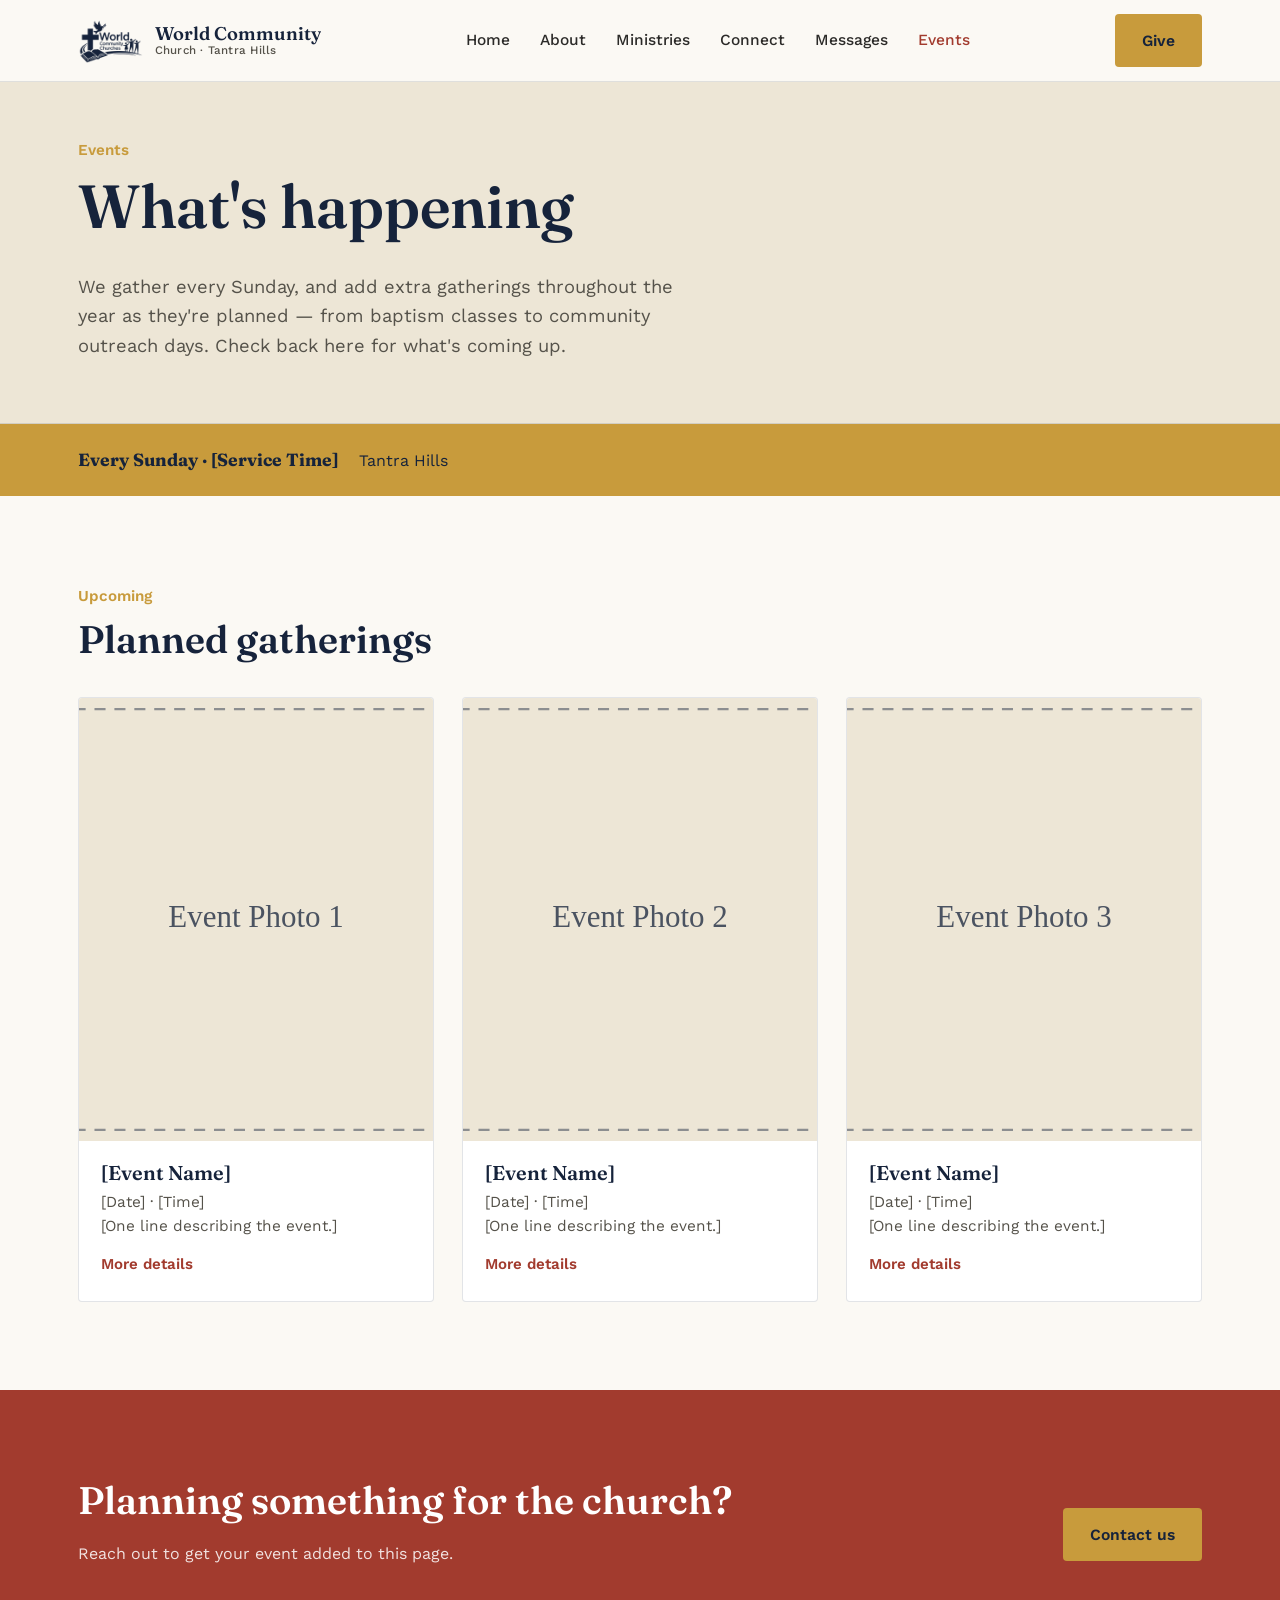
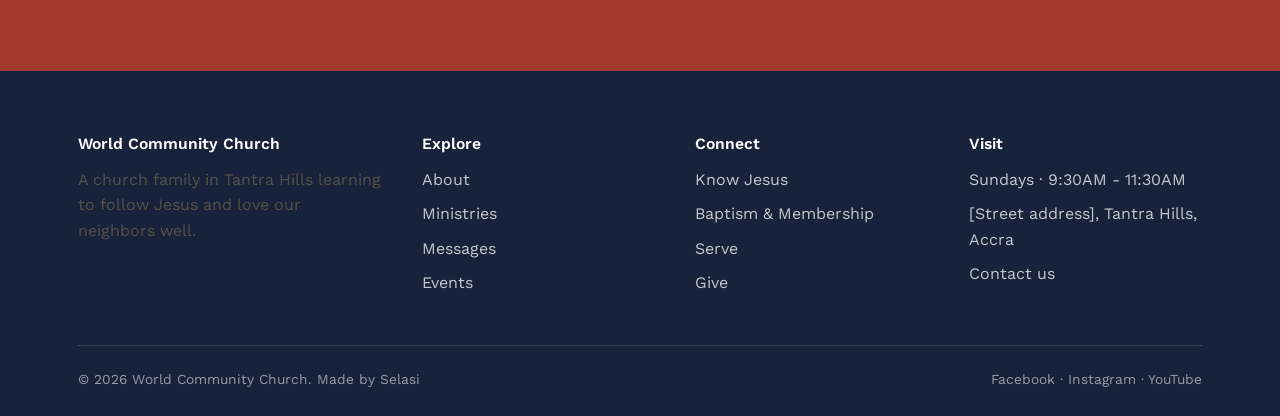
<file: events.html>
<!DOCTYPE html>
<html lang="en">
<head>
<meta charset="UTF-8">
<meta name="viewport" content="width=device-width, initial-scale=1.0">
<title>Events — World Community Church</title>
<meta name="description" content="See what's happening at World Community Church in Tantra Hills — Sunday gatherings and upcoming events.">
<link rel="icon" href="images/favicon.svg" type="image/svg+xml">
<link rel="stylesheet" href="css/style.css">
</head>
<body>

<header class="site-header">
  <div class="nav-wrap">
    <a class="logo" href="index.html">
      <img src="/images/logo.png" alt="World Community Church logo">
      <span class="logo-text">World Community<span>Church · Tantra Hills</span></span>
    </a>
    <nav class="primary-nav">
      <ul>
        <li><a href="index.html">Home</a></li>
        <li class="has-dropdown">
          <a href="about.html">About</a>
          <ul class="dropdown">
            <li><a href="about.html#story">Who We Are</a></li>
            <li><a href="about.html#leadership">Leadership</a></li>
            <li><a href="contact.html">Contact Us</a></li>
          </ul>
        </li>
        <li class="has-dropdown">
          <a href="ministries.html">Ministries</a>
          <ul class="dropdown">
            <li><a href="ministries.html#kids">Kids</a></li>
            <li><a href="ministries.html#students">Students</a></li>
            <li><a href="ministries.html#groups">Community Groups</a></li>
          </ul>
        </li>
        <li class="has-dropdown">
          <a href="connect.html">Connect</a>
          <ul class="dropdown">
            <li><a href="connect.html#know-jesus">Know Jesus</a></li>
            <li><a href="connect.html#baptism">Baptism &amp; Membership</a></li>
            <li><a href="connect.html#serve">Serve</a></li>
          </ul>
        </li>
        <li><a href="messages.html">Messages</a></li>
        <li class="current"><a href="events.html">Events</a></li>
      </ul>
    </nav>
    <div class="nav-cta">
      <a class="btn btn-gold" href="give.html">Give</a>
      <button class="nav-toggle" aria-label="Toggle menu" aria-expanded="false">
        <span></span><span></span><span></span>
      </button>
    </div>
  </div>
</header>

<div class="page-header">
  <div class="container">
    <p class="eyebrow">Events</p>
    <h1>What's happening</h1>
    <p class="lede">We gather every Sunday, and add extra gatherings throughout the year as they're planned — from baptism classes to community outreach days. Check back here for what's coming up.</p>
  </div>
</div>

<div class="service-strip">
  <div class="container">
    <div class="item"><strong>Every Sunday · [Service Time]</strong>&nbsp; Tantra Hills</div>
  </div>
</div>

<section>
  <div class="container">
    <p class="eyebrow">Upcoming</p>
    <h2>Planned gatherings</h2>
    <div class="grid grid-3" style="margin-top:36px;">
      <div class="card">
        <img src="images/event-1.svg" alt="Placeholder — event photo">
        <div class="card-body">
          <h3>[Event Name]</h3>
          <p>[Date] · [Time]<br>[One line describing the event.]</p>
          <a class="card-link" href="contact.html">More details</a>
        </div>
      </div>
      <div class="card">
        <img src="images/event-2.svg" alt="Placeholder — event photo">
        <div class="card-body">
          <h3>[Event Name]</h3>
          <p>[Date] · [Time]<br>[One line describing the event.]</p>
          <a class="card-link" href="contact.html">More details</a>
        </div>
      </div>
      <div class="card">
        <img src="images/event-3.svg" alt="Placeholder — event photo">
        <div class="card-body">
          <h3>[Event Name]</h3>
          <p>[Date] · [Time]<br>[One line describing the event.]</p>
          <a class="card-link" href="contact.html">More details</a>
        </div>
      </div>
    </div>
    <!-- <p class="placeholder-note">Placeholder listings — replace with your actual upcoming events, or connect a booking/registration tool to pull these in automatically.</p> -->
  </div>
</section>

<section class="cta-band">
  <div class="container">
    <div>
      <h2>Planning something for the church?</h2>
      <p>Reach out to get your event added to this page.</p>
    </div>
    <div class="btn-row">
      <a class="btn btn-gold" href="contact.html">Contact us</a>
    </div>
  </div>
</section>

<footer class="site-footer">
  <div class="container">
    <div class="footer-grid">
      <div>
        <h4>World Community Church</h4>
        <p style="max-width:32ch;">A church family in Tantra Hills learning to follow Jesus and love our neighbors well.</p>
      </div>
      <div>
        <h4>Explore</h4>
        <ul>
          <li><a href="about.html">About</a></li>
          <li><a href="ministries.html">Ministries</a></li>
          <li><a href="messages.html">Messages</a></li>
          <li><a href="events.html">Events</a></li>
        </ul>
      </div>
      <div>
        <h4>Connect</h4>
        <ul>
          <li><a href="connect.html#know-jesus">Know Jesus</a></li>
          <li><a href="connect.html#baptism">Baptism &amp; Membership</a></li>
          <li><a href="connect.html#serve">Serve</a></li>
          <li><a href="give.html">Give</a></li>
        </ul>
      </div>
      <div>
        <h4>Visit</h4>
        <ul>
          <li>Sundays · 9:30AM - 11:30AM</li>
          <li>[Street address], Tantra Hills, Accra</li>
          <li><a href="contact.html">Contact us</a></li>
        </ul>
      </div>
    </div>
    <div class="footer-bottom">
      <span>© 2026 World Community Church. Made by <a href="https://selasidzeamesi.netlify.app/">Selasi</a></span>
      <span>
        <a href="https://www.facebook.com/Thecommunitychurchgh">Facebook</a> ·
        <a href="#">Instagram</a> ·
        <a href="https://youtube.com/@communitychurchmorningdew?si=GlodXVKP_t8NCVGb">YouTube</a>
      </span>
    </div>
  </div>
</footer>

<script src="js/main.js"></script>
</body>
</html>
</file>
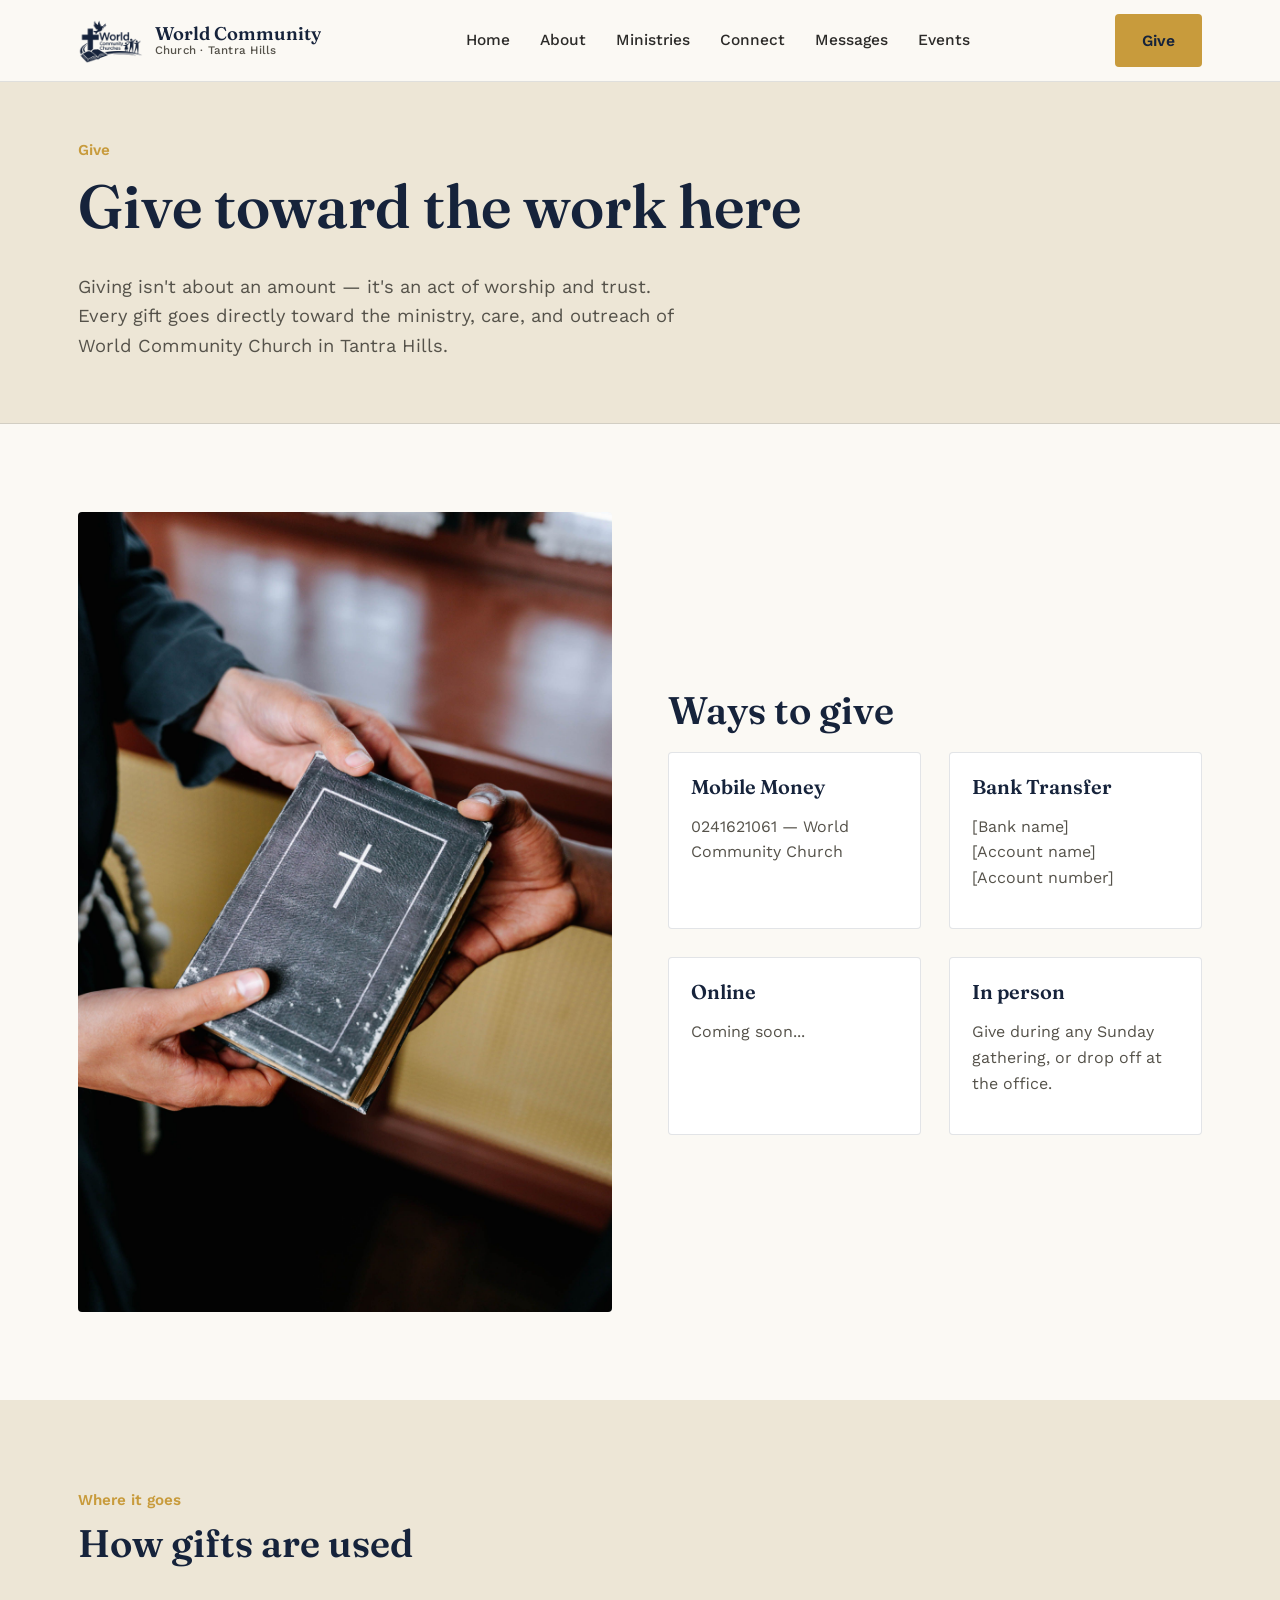
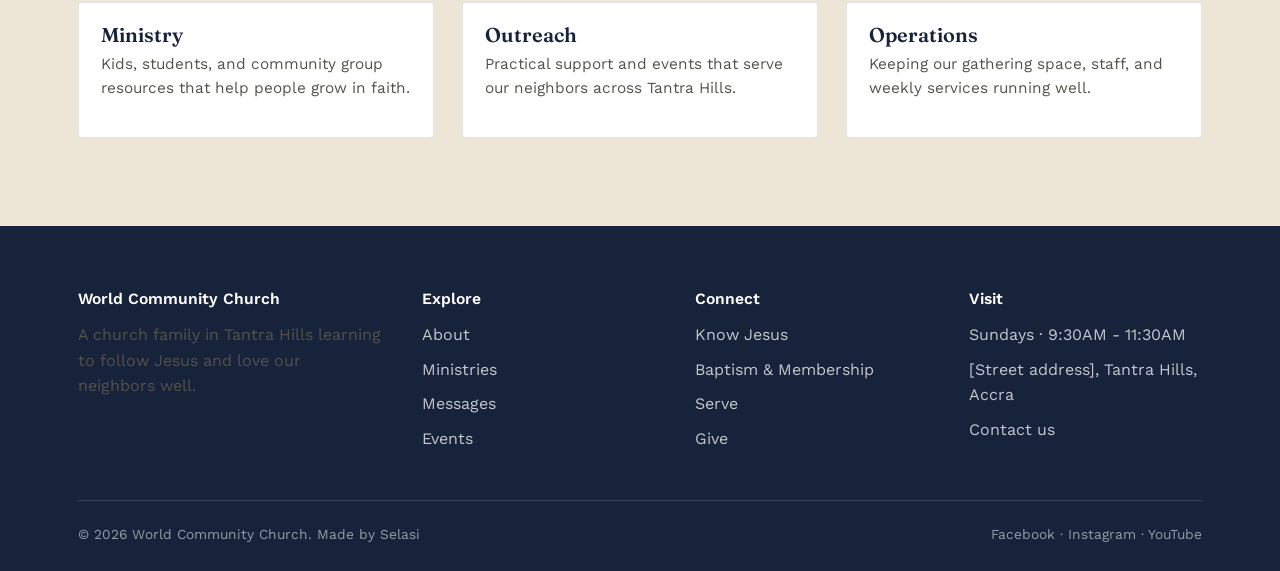
<file: give.html>
<!DOCTYPE html>
<html lang="en">
<head>
<meta charset="UTF-8">
<meta name="viewport" content="width=device-width, initial-scale=1.0">
<title>Give — World Community Church</title>
<meta name="description" content="Support the ministry of World Community Church in Tantra Hills.">
<link rel="icon" href="images/favicon.svg" type="image/svg+xml">
<link rel="stylesheet" href="css/style.css">
</head>
<body>

<header class="site-header">
  <div class="nav-wrap">
    <a class="logo" href="index.html">
      <img src="/images/logo.png" alt="World Community Church logo">
      <span class="logo-text">World Community<span>Church · Tantra Hills</span></span>
    </a>
    <nav class="primary-nav">
      <ul>
        <li><a href="index.html">Home</a></li>
        <li class="has-dropdown">
          <a href="about.html">About</a>
          <ul class="dropdown">
            <li><a href="about.html#story">Who We Are</a></li>
            <li><a href="about.html#leadership">Leadership</a></li>
            <li><a href="contact.html">Contact Us</a></li>
          </ul>
        </li>
        <li class="has-dropdown">
          <a href="ministries.html">Ministries</a>
          <ul class="dropdown">
            <li><a href="ministries.html#kids">Kids</a></li>
            <li><a href="ministries.html#students">Students</a></li>
            <li><a href="ministries.html#groups">Community Groups</a></li>
          </ul>
        </li>
        <li class="has-dropdown">
          <a href="connect.html">Connect</a>
          <ul class="dropdown">
            <li><a href="connect.html#know-jesus">Know Jesus</a></li>
            <li><a href="connect.html#baptism">Baptism &amp; Membership</a></li>
            <li><a href="connect.html#serve">Serve</a></li>
          </ul>
        </li>
        <li><a href="messages.html">Messages</a></li>
        <li><a href="events.html">Events</a></li>
      </ul>
    </nav>
    <div class="nav-cta">
      <a class="btn btn-gold" href="give.html" aria-current="page">Give</a>
      <button class="nav-toggle" aria-label="Toggle menu" aria-expanded="false">
        <span></span><span></span><span></span>
      </button>
    </div>
  </div>
</header>

<div class="page-header">
  <div class="container">
    <p class="eyebrow">Give</p>
    <h1>Give toward the work here</h1>
    <p class="lede">Giving isn't about an amount — it's an act of worship and trust. Every gift goes directly toward the ministry, care, and outreach of World Community Church in Tantra Hills.</p>
  </div>
</div>

<section>
  <div class="container">
    <div class="split">
      <div class="split-media">
        <img src="/images/give.jpg" alt="Placeholder — giving/generosity photo">
      </div>
      <div>
        <h2>Ways to give</h2>
        <div class="grid grid-2" style="margin-top:8px;">
          <div class="link-card">
            <h3>Mobile Money</h3>
            <p>0241621061 — World Community Church</p>
          </div>
          <div class="link-card">
            <h3>Bank Transfer</h3>
            <p>[Bank name]<br>[Account name]<br>[Account number]</p>
          </div>
          <div class="link-card">
            <h3>Online</h3>
            <p>Coming soon...</p>
          </div>
          <div class="link-card">
            <h3>In person</h3>
            <p>Give during any Sunday gathering, or drop off at the office.</p>
          </div>
        </div>
        <!-- <p class="placeholder-note">Placeholder — replace with your church's real mobile money, bank, and online giving details.</p> -->
      </div>
    </div>
  </div>
</section>

<section class="bg-sand">
  <div class="container">
    <p class="eyebrow">Where it goes</p>
    <h2>How gifts are used</h2>
    <div class="grid grid-3" style="margin-top:36px;">
      <div class="card">
        <div class="card-body">
          <h3>Ministry</h3>
          <p>Kids, students, and community group resources that help people grow in faith.</p>
        </div>
      </div>
      <div class="card">
        <div class="card-body">
          <h3>Outreach</h3>
          <p>Practical support and events that serve our neighbors across Tantra Hills.</p>
        </div>
      </div>
      <div class="card">
        <div class="card-body">
          <h3>Operations</h3>
          <p>Keeping our gathering space, staff, and weekly services running well.</p>
        </div>
      </div>
    </div>
  </div>
</section>

<footer class="site-footer">
  <div class="container">
    <div class="footer-grid">
      <div>
        <h4>World Community Church</h4>
        <p style="max-width:32ch;">A church family in Tantra Hills learning to follow Jesus and love our neighbors well.</p>
      </div>
      <div>
        <h4>Explore</h4>
        <ul>
          <li><a href="about.html">About</a></li>
          <li><a href="ministries.html">Ministries</a></li>
          <li><a href="messages.html">Messages</a></li>
          <li><a href="events.html">Events</a></li>
        </ul>
      </div>
      <div>
        <h4>Connect</h4>
        <ul>
          <li><a href="connect.html#know-jesus">Know Jesus</a></li>
          <li><a href="connect.html#baptism">Baptism &amp; Membership</a></li>
          <li><a href="connect.html#serve">Serve</a></li>
          <li><a href="give.html">Give</a></li>
        </ul>
      </div>
      <div>
        <h4>Visit</h4>
        <ul>
          <li>Sundays · 9:30AM - 11:30AM</li>
          <li>[Street address], Tantra Hills, Accra</li>
          <li><a href="contact.html">Contact us</a></li>
        </ul>
      </div>
    </div>
    <div class="footer-bottom">
      <span>© 2026 World Community Church. Made by <a href="https://selasidzeamesi.netlify.app/">Selasi</a></span>
      <span>
        <a href="https://www.facebook.com/Thecommunitychurchgh">Facebook</a> ·
        <a href="#">Instagram</a> ·
        <a href="https://youtube.com/@communitychurchmorningdew?si=GlodXVKP_t8NCVGb">YouTube</a>
      </span>
    </div>
  </div>
</footer>

<script src="js/main.js"></script>
</body>
</html>
</file>
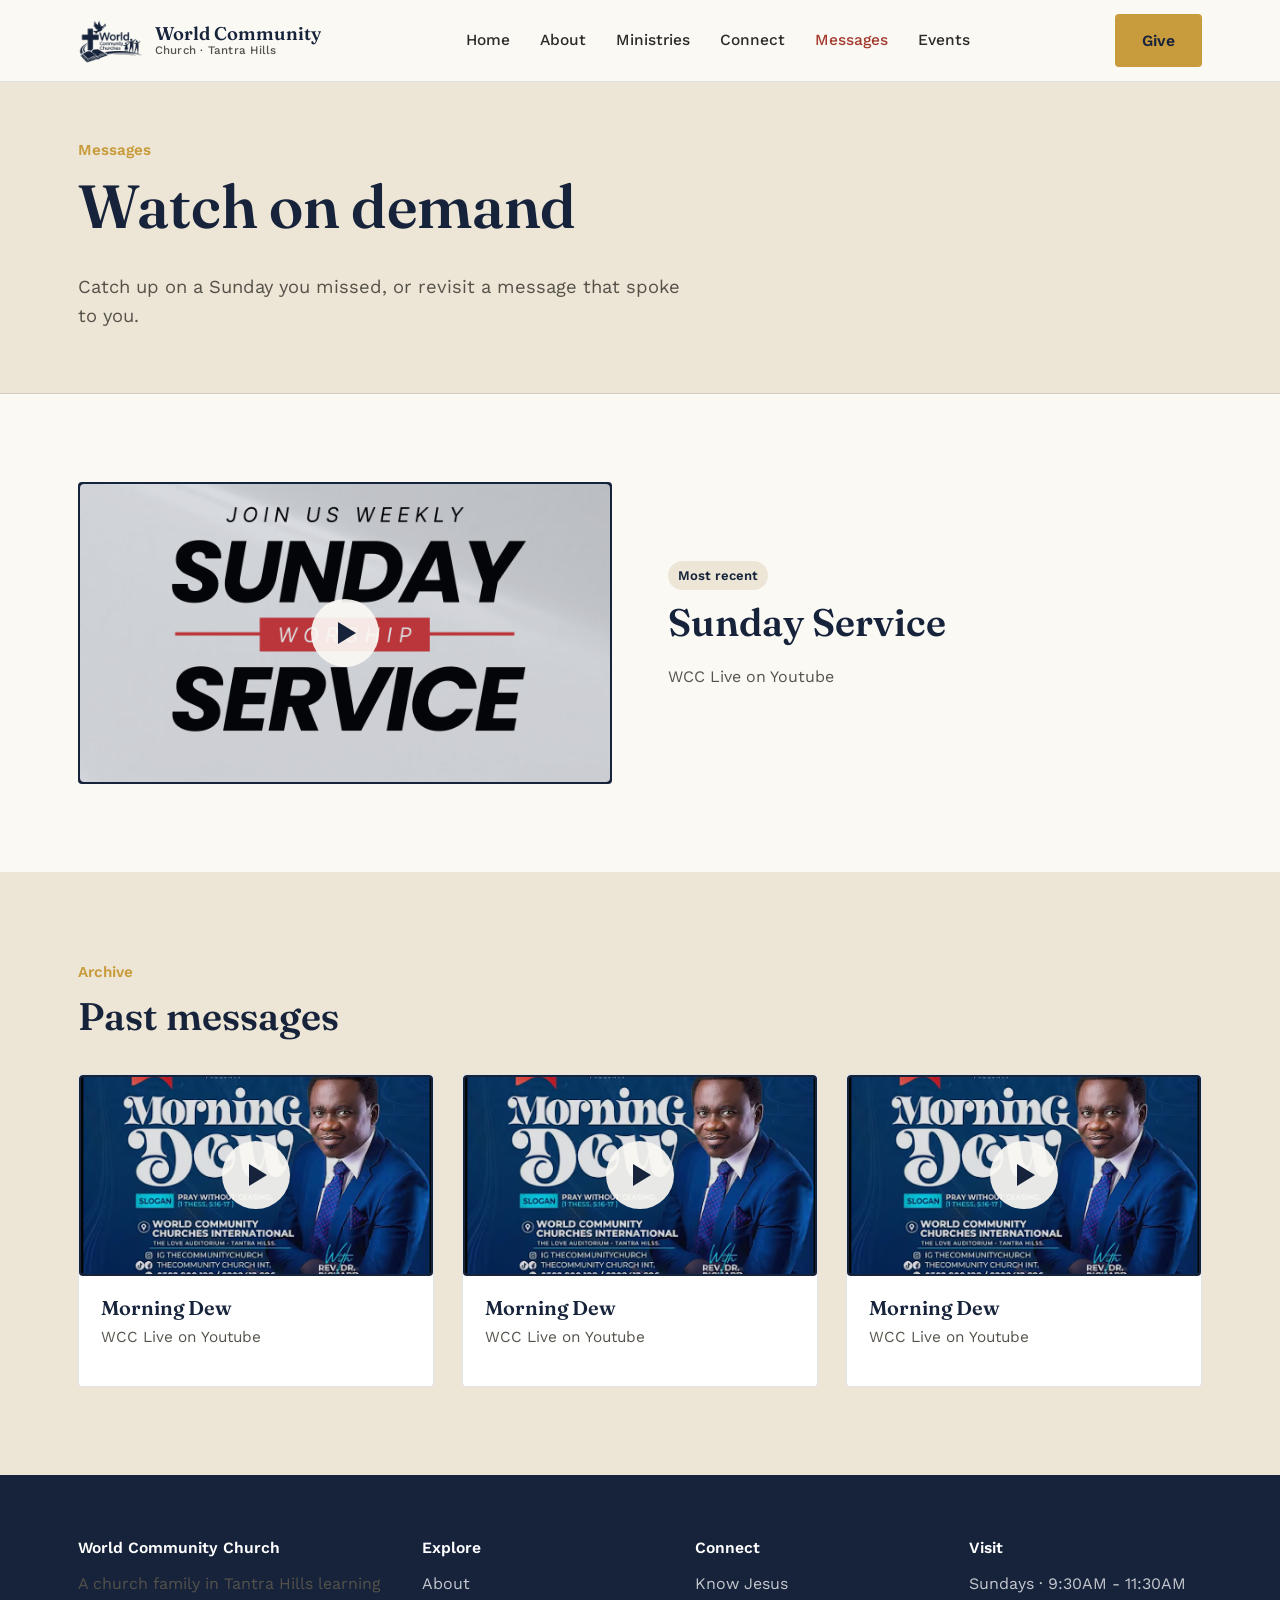
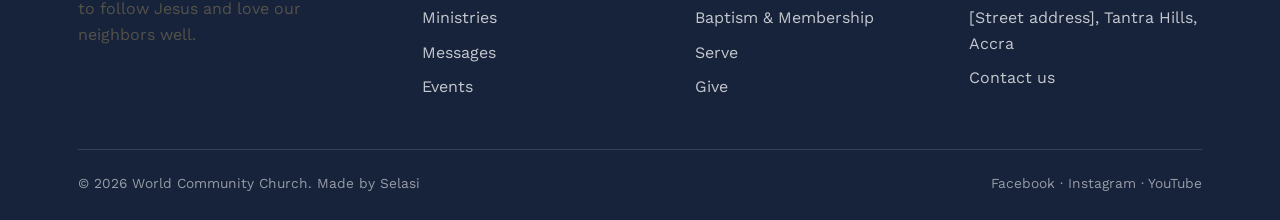
<file: messages.html>
<!DOCTYPE html>
<html lang="en">
<head>
<meta charset="UTF-8">
<meta name="viewport" content="width=device-width, initial-scale=1.0">
<title>Messages — World Community Church</title>
<meta name="description" content="Watch or catch up on recent messages from World Community Church, Tantra Hills.">
<link rel="icon" href="images/favicon.svg" type="image/svg+xml">
<link rel="stylesheet" href="css/style.css">
</head>
<body>

<header class="site-header">
  <div class="nav-wrap">
    <a class="logo" href="index.html">
      <img src="/images/logo.png" alt="World Community Church logo">
      <span class="logo-text">World Community<span>Church · Tantra Hills</span></span>
    </a>
    <nav class="primary-nav">
      <ul>
        <li><a href="index.html">Home</a></li>
        <li class="has-dropdown">
          <a href="about.html">About</a>
          <ul class="dropdown">
            <li><a href="about.html#story">Who We Are</a></li>
            <li><a href="about.html#leadership">Leadership</a></li>
            <li><a href="contact.html">Contact Us</a></li>
          </ul>
        </li>
        <li class="has-dropdown">
          <a href="ministries.html">Ministries</a>
          <ul class="dropdown">
            <li><a href="ministries.html#kids">Kids</a></li>
            <li><a href="ministries.html#students">Students</a></li>
            <li><a href="ministries.html#groups">Community Groups</a></li>
          </ul>
        </li>
        <li class="has-dropdown">
          <a href="connect.html">Connect</a>
          <ul class="dropdown">
            <li><a href="connect.html#know-jesus">Know Jesus</a></li>
            <li><a href="connect.html#baptism">Baptism &amp; Membership</a></li>
            <li><a href="connect.html#serve">Serve</a></li>
          </ul>
        </li>
        <li class="current"><a href="messages.html">Messages</a></li>
        <li><a href="events.html">Events</a></li>
      </ul>
    </nav>
    <div class="nav-cta">
      <a class="btn btn-gold" href="give.html">Give</a>
      <button class="nav-toggle" aria-label="Toggle menu" aria-expanded="false">
        <span></span><span></span><span></span>
      </button>
    </div>
  </div>
</header>

<div class="page-header">
  <div class="container">
    <p class="eyebrow">Messages</p>
    <h1>Watch on demand</h1>
    <p class="lede">Catch up on a Sunday you missed, or revisit a message that spoke to you.</p>
  </div>
</div>

<section>
  <div class="container">
    <div class="split">
      <div class="split-media">
        <div class="media-frame">
          <a href="https://www.youtube.com/live/pyMRtnx4bAo?si=oPnd7ddF68e4Hp8u" class="media-frame" style="display:block;">
            <img src="/images/sunday.jpg" alt="Placeholder — thumbnail of the most recent message">
            <span class="play-btn"><span></span></span>
          </a>
        </div>
      </div>
      <div>
        <span class="tag">Most recent</span>
        <h2>Sunday Service</h2>
        <p>WCC Live on Youtube</p>
        <!-- <p class="placeholder-note">Placeholder — replace with your latest sermon title, video embed, and summary.</p> -->
      </div>
    </div>
  </div>
</section>

<section class="bg-sand">
  <div class="container">
    <p class="eyebrow">Archive</p>
    <h2>Past messages</h2>
    <div class="grid grid-3" style="margin-top:36px;">
      <div class="card">
        <div class="media-frame">
          <a href="https://www.youtube.com/live/emXp78i8Ubw?si=XvP-b4JKLxZkU3po" class="media-frame" style="display:block;">
            <img src="/images/dew.jpg" alt="Placeholder — thumbnail of the most recent message">
            <span class="play-btn"><span></span></span>
          </a>
        </div>
        <div class="card-body">
          <h3>Morning Dew</h3>
          <p>WCC Live on Youtube</p>
        </div>
      </div>
      <div class="card">
        <div class="media-frame">
          <a href="https://www.youtube.com/live/emXp78i8Ubw?si=XvP-b4JKLxZkU3po" class="media-frame" style="display:block;">
            <img src="/images/dew.jpg" alt="Placeholder — thumbnail of the most recent message">
            <span class="play-btn"><span></span></span>
          </a>
        </div>
        <div class="card-body">
          <h3>Morning Dew</h3>
          <p>WCC Live on Youtube</p>
        </div>
      </div>
      <div class="card">
        <div class="media-frame">
          <a href="https://www.youtube.com/live/emXp78i8Ubw?si=XvP-b4JKLxZkU3po" class="media-frame" style="display:block;">
            <img src="/images/dew.jpg" alt="Placeholder — thumbnail of the most recent message">
            <span class="play-btn"><span></span></span>
          </a>
        </div>
        <div class="card-body">
          <h3>Morning Dew</h3>
          <p>WCC Live on Youtube</p>
        </div>
      </div>
    </div>
    <!-- <p class="placeholder-note">Placeholder archive — connect to YouTube, Vimeo, or your church management system to pull these in automatically.</p> -->
  </div>
</section>

<footer class="site-footer">
  <div class="container">
    <div class="footer-grid">
      <div>
        <h4>World Community Church</h4>
        <p style="max-width:32ch;">A church family in Tantra Hills learning to follow Jesus and love our neighbors well.</p>
      </div>
      <div>
        <h4>Explore</h4>
        <ul>
          <li><a href="about.html">About</a></li>
          <li><a href="ministries.html">Ministries</a></li>
          <li><a href="messages.html">Messages</a></li>
          <li><a href="events.html">Events</a></li>
        </ul>
      </div>
      <div>
        <h4>Connect</h4>
        <ul>
          <li><a href="connect.html#know-jesus">Know Jesus</a></li>
          <li><a href="connect.html#baptism">Baptism &amp; Membership</a></li>
          <li><a href="connect.html#serve">Serve</a></li>
          <li><a href="give.html">Give</a></li>
        </ul>
      </div>
      <div>
        <h4>Visit</h4>
        <ul>
          <li>Sundays · 9:30AM - 11:30AM</li>
          <li>[Street address], Tantra Hills, Accra</li>
          <li><a href="contact.html">Contact us</a></li>
        </ul>
      </div>
    </div>
    <div class="footer-bottom">
      <span>© 2026 World Community Church. Made by <a href="https://selasidzeamesi.netlify.app/">Selasi</a></span>
      <span>
        <a href="#">Facebook</a> ·
        <a href="#">Instagram</a> ·
        <a href="#">YouTube</a>
      </span>
    </div>
  </div>
</footer>

<script src="js/main.js"></script>
</body>
</html>
</file>
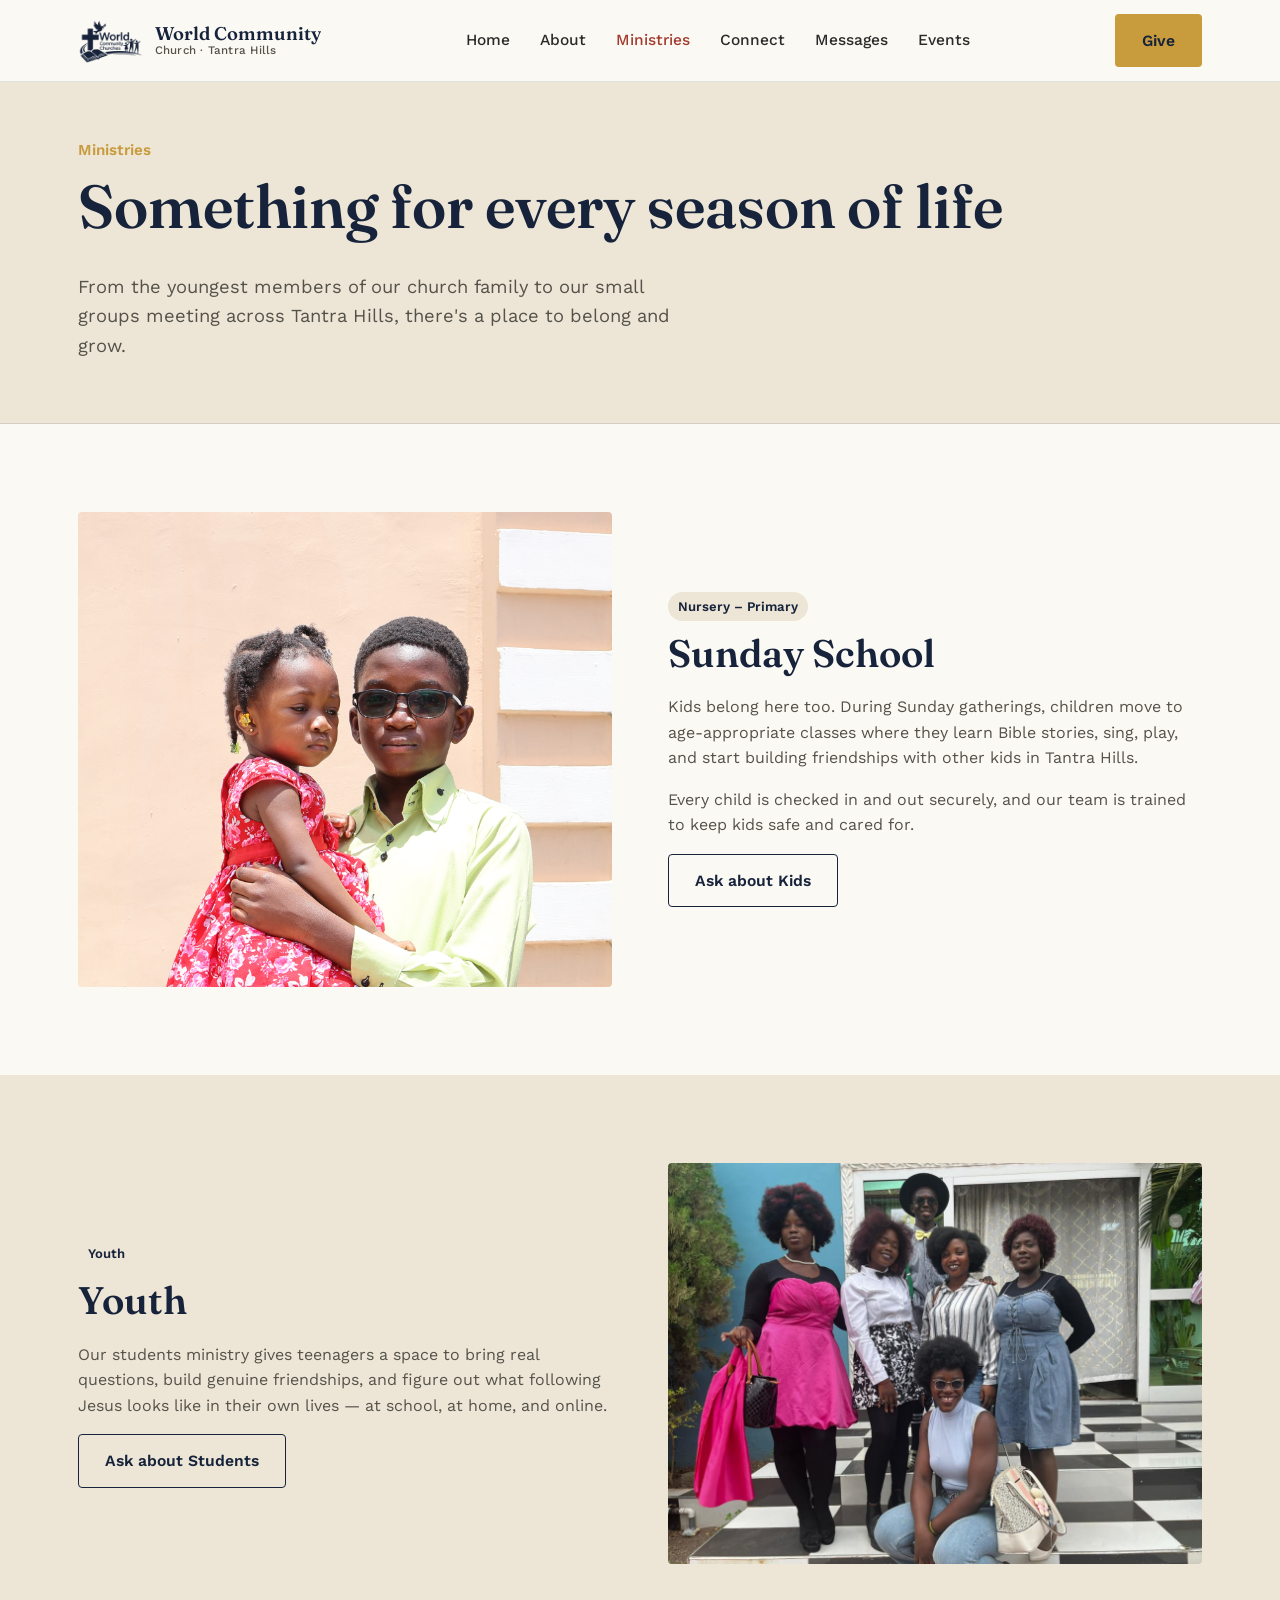
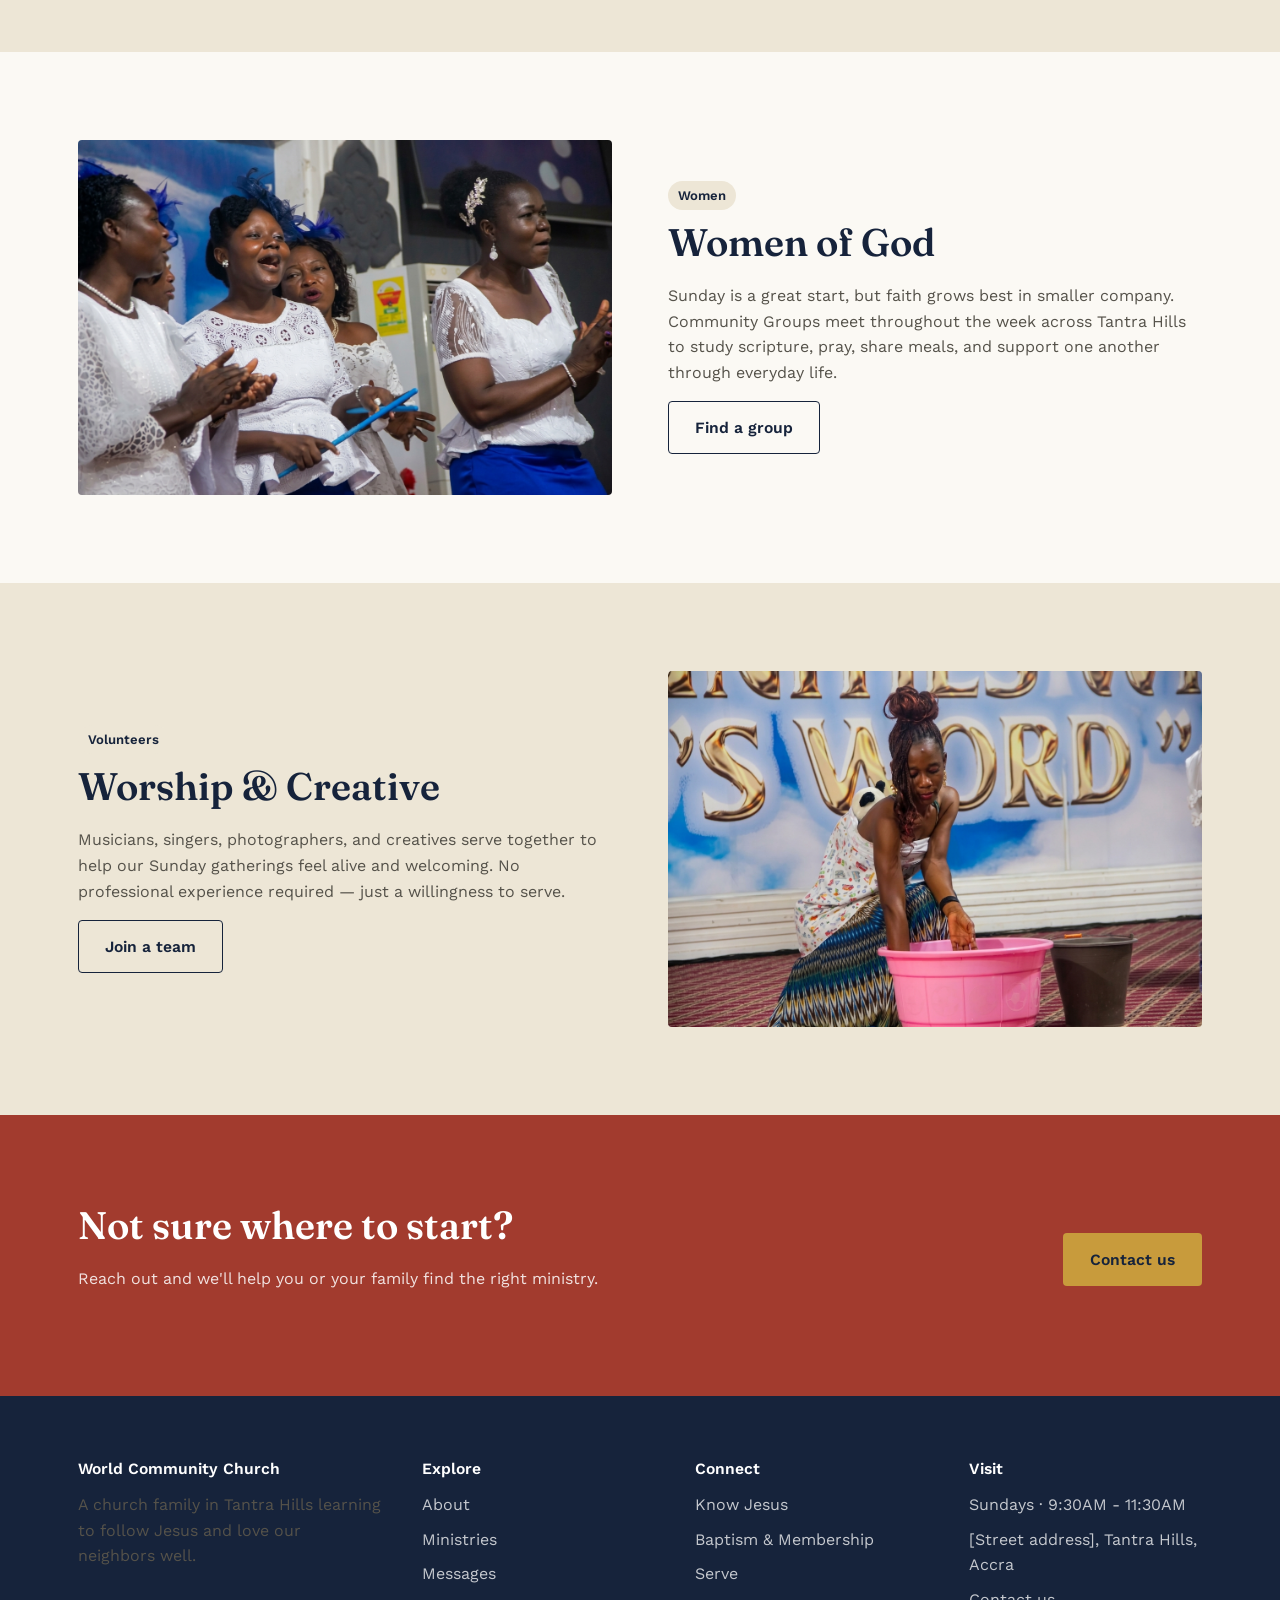
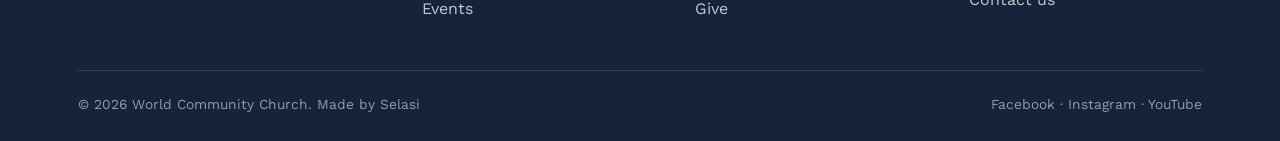
<file: ministries.html>
<!DOCTYPE html>
<html lang="en">
<head>
<meta charset="UTF-8">
<meta name="viewport" content="width=device-width, initial-scale=1.0">
<title>Ministries — World Community Church</title>
<meta name="description" content="Kids, students, and community groups at World Community Church in Tantra Hills.">
<link rel="icon" href="images/favicon.svg" type="image/svg+xml">
<link rel="stylesheet" href="css/style.css">
</head>
<body>

<header class="site-header">
  <div class="nav-wrap">
    <a class="logo" href="index.html">
      <img src="/images/logo.png" alt="World Community Church logo">
      <span class="logo-text">World Community<span>Church · Tantra Hills</span></span>
    </a>
    <nav class="primary-nav">
      <ul>
        <li><a href="index.html">Home</a></li>
        <li class="has-dropdown">
          <a href="about.html">About</a>
          <ul class="dropdown">
            <li><a href="about.html#story">Who We Are</a></li>
            <li><a href="about.html#leadership">Leadership</a></li>
            <li><a href="contact.html">Contact Us</a></li>
          </ul>
        </li>
        <li class="has-dropdown current">
          <a href="ministries.html">Ministries</a>
          <ul class="dropdown">
            <li><a href="ministries.html#kids">Kids</a></li>
            <li><a href="ministries.html#students">Youth</a></li>
            <li><a href="ministries.html#groups">Women of God</a></li>
          </ul>
        </li>
        <li class="has-dropdown">
          <a href="connect.html">Connect</a>
          <ul class="dropdown">
            <li><a href="connect.html#know-jesus">Know Jesus</a></li>
            <li><a href="connect.html#baptism">Baptism &amp; Membership</a></li>
            <li><a href="connect.html#serve">Serve</a></li>
          </ul>
        </li>
        <li><a href="messages.html">Messages</a></li>
        <li><a href="events.html">Events</a></li>
      </ul>
    </nav>
    <div class="nav-cta">
      <a class="btn btn-gold" href="give.html">Give</a>
      <button class="nav-toggle" aria-label="Toggle menu" aria-expanded="false">
        <span></span><span></span><span></span>
      </button>
    </div>
  </div>
</header>

<div class="page-header">
  <div class="container">
    <p class="eyebrow">Ministries</p>
    <h1>Something for every season of life</h1>
    <p class="lede">From the youngest members of our church family to our small groups meeting across Tantra Hills, there's a place to belong and grow.</p>
  </div>
</div>

<section id="kids">
  <div class="container">
    <div class="split">
      <div class="split-media">
        <img src="/images/kids.jpg" alt="Placeholder — kids ministry photo">
      </div>
      <div>
        <span class="tag">Nursery – Primary</span>
        <h2>Sunday School</h2>
        <p>Kids belong here too. During Sunday gatherings, children move to age-appropriate classes where they learn Bible stories, sing, play, and start building friendships with other kids in Tantra Hills.</p>
        <p>Every child is checked in and out securely, and our team is trained to keep kids safe and cared for.</p>
        <a class="btn btn-outline-navy" href="contact.html">Ask about Kids</a>
      </div>
    </div>
  </div>
</section>

<section id="students" class="bg-sand">
  <div class="container">
    <div class="split reverse">
      <div class="split-media">
        <img src="/images/youth.jpg" alt="Placeholder — students ministry photo">
      </div>
      <div>
        <span class="tag">Youth</span>
        <h2>Youth</h2>
        <p>Our students ministry gives teenagers a space to bring real questions, build genuine friendships, and figure out what following Jesus looks like in their own lives — at school, at home, and online.</p>
        <a class="btn btn-outline-navy" href="contact.html">Ask about Students</a>
      </div>
    </div>
  </div>
</section>

<section id="groups">
  <div class="container">
    <div class="split">
      <div class="split-media">
        <img src="/images/women.jpg" alt="Placeholder — community groups photo">
      </div>
      <div>
        <span class="tag">Women</span>
        <h2>Women of God</h2>
        <p>Sunday is a great start, but faith grows best in smaller company. Community Groups meet throughout the week across Tantra Hills to study scripture, pray, share meals, and support one another through everyday life.</p>
        <a class="btn btn-outline-navy" href="connect.html#groups-form">Find a group</a>
      </div>
    </div>
  </div>
</section>

<section class="bg-sand">
  <div class="container">
    <div class="split reverse">
      <div class="split-media">
        <img src="/images/creative.jpg" alt="Placeholder — worship and creative team photo">
      </div>
      <div>
        <span class="tag">Volunteers</span>
        <h2>Worship &amp; Creative</h2>
        <p>Musicians, singers, photographers, and creatives serve together to help our Sunday gatherings feel alive and welcoming. No professional experience required — just a willingness to serve.</p>
        <a class="btn btn-outline-navy" href="connect.html#serve">Join a team</a>
      </div>
    </div>
  </div>
</section>

<section class="cta-band">
  <div class="container">
    <div>
      <h2>Not sure where to start?</h2>
      <p>Reach out and we'll help you or your family find the right ministry.</p>
    </div>
    <div class="btn-row">
      <a class="btn btn-gold" href="contact.html">Contact us</a>
    </div>
  </div>
</section>

<footer class="site-footer">
  <div class="container">
    <div class="footer-grid">
      <div>
        <h4>World Community Church</h4>
        <p style="max-width:32ch;">A church family in Tantra Hills learning to follow Jesus and love our neighbors well.</p>
      </div>
      <div>
        <h4>Explore</h4>
        <ul>
          <li><a href="about.html">About</a></li>
          <li><a href="ministries.html">Ministries</a></li>
          <li><a href="messages.html">Messages</a></li>
          <li><a href="events.html">Events</a></li>
        </ul>
      </div>
      <div>
        <h4>Connect</h4>
        <ul>
          <li><a href="connect.html#know-jesus">Know Jesus</a></li>
          <li><a href="connect.html#baptism">Baptism &amp; Membership</a></li>
          <li><a href="connect.html#serve">Serve</a></li>
          <li><a href="give.html">Give</a></li>
        </ul>
      </div>
      <div>
        <h4>Visit</h4>
        <ul>
          <li>Sundays · 9:30AM - 11:30AM</li>
          <li>[Street address], Tantra Hills, Accra</li>
          <li><a href="contact.html">Contact us</a></li>
        </ul>
      </div>
    </div>
    <div class="footer-bottom">
      <span>© 2026 World Community Church. Made by <a href="https://selasidzeamesi.netlify.app/">Selasi</a></span>
      <span>
        <a href="https://www.facebook.com/Thecommunitychurchgh">Facebook</a> ·
        <a href="#">Instagram</a> ·
        <a href="https://youtube.com/@communitychurchmorningdew?si=GlodXVKP_t8NCVGb">YouTube</a>
      </span>
    </div>
  </div>
</footer>

<script src="js/main.js"></script>
</body>
</html>
</file>
<file: css/style.css>
/* ============================================================
   World Community Church — shared stylesheet
   Palette: ink navy / warm gold / adinkra red / paper / sand
   Type: Fraunces (display) + Work Sans (body)
   ============================================================ */

   @import url('https://fonts.googleapis.com/css2?family=Fraunces:opsz,wght@9..144,400;9..144,500;9..144,600;9..144,700&family=Work+Sans:wght@400;500;600&display=swap');

   :root{
     --navy: #16233B;
     --navy-light: #24365A;
     --gold: #C89B3C;
     --gold-light: #E4C77E;
     --red: #A23B2E;
     --paper: #FBF9F4;
     --sand: #EDE6D6;
     --ink: #2B2A28;
     --ink-soft: #55524A;
     --white: #FFFFFF;
     --line: rgba(22,35,59,0.12);
     --radius: 4px;
     --max: 1180px;
   }
   
   *, *::before, *::after{ box-sizing: border-box; }
   html{ scroll-behavior: smooth; }
   html, body{
     max-width: 100%;
     overflow-x: hidden;
   }
   body{
     margin:0;
     background: var(--paper);
     color: var(--ink);
     font-family: 'Work Sans', -apple-system, BlinkMacSystemFont, sans-serif;
     font-size: 16px;
     line-height: 1.6;
     -webkit-font-smoothing: antialiased;
   }
   
   h1,h2,h3,h4{
     font-family: 'Fraunces', Georgia, serif;
     color: var(--navy);
     line-height: 1.15;
     margin: 0 0 0.5em;
     font-weight: 600;
   }
   h1{ font-size: clamp(2.4rem, 5vw, 3.8rem); font-weight: 600; }
   h2{ font-size: clamp(1.7rem, 3.4vw, 2.4rem); }
   h3{ font-size: 1.25rem; }
   p{ margin: 0 0 1em; color: var(--ink-soft); max-width: 62ch; }
   a{ color: inherit; text-decoration: none; }
   img{ max-width: 100%; display: block; }
   ul{ padding: 0; margin: 0; list-style: none; }
   
   .container{ max-width: var(--max); margin: 0 auto; padding: 0 28px; }
   section{ padding: 88px 0; }
   .section-tight{ padding: 56px 0; }
   .bg-sand{ background: var(--sand); }
   .bg-navy{ background: var(--navy); }
   .bg-navy h1, .bg-navy h2, .bg-navy h3{ color: var(--white); }
   .bg-navy p{ color: rgba(255,255,255,0.75); }
   
   .eyebrow{
     color: var(--red);
     font-family: 'Work Sans', sans-serif;
     font-weight: 600;
     font-size: 0.95rem;
     margin: 0 0 0.6em;
   }
   
   .lede{ font-size: 1.15rem; max-width: 56ch; }
   
   /* Buttons */
   .btn{
     display: inline-block;
     padding: 13px 26px;
     border-radius: var(--radius);
     font-weight: 600;
     font-size: 0.98rem;
     border: 1.5px solid transparent;
     cursor: pointer;
     transition: background 0.15s ease, color 0.15s ease, border-color 0.15s ease;
   }
   .btn-gold{ background: var(--gold); color: var(--navy); }
   .btn-gold:hover{ background: var(--gold-light); }
   .btn-outline{ border-color: currentColor; color: var(--white); }
   .btn-outline:hover{ background: rgba(255,255,255,0.12); }
   .btn-outline-navy{ border-color: var(--navy); color: var(--navy); }
   .btn-outline-navy:hover{ background: var(--navy); color: var(--white); }
   .btn-row{ display:flex; gap:16px; flex-wrap: wrap; margin-top: 8px; }
   
   /* ---------------- Header / Nav ---------------- */
   header.site-header{
     position: sticky;
     top: 0;
     z-index: 50;
     background: var(--paper);
     border-bottom: 1px solid var(--line);
   }
   .nav-wrap{
     max-width: var(--max);
     margin: 0 auto;
     padding: 14px 28px;
     display: flex;
     align-items: center;
     justify-content: space-between;
     gap: 24px;
     width: 100%;
   }
   .logo{
     display: flex;
     align-items: center;
     gap: 12px;
     min-width: 0; /* allow this flex item to shrink below its content size */
     flex-shrink: 1;
   }
   .logo img{ height: 44px; width: auto; flex-shrink: 0; }
   .logo-text{
     font-family: 'Fraunces', serif;
     font-weight: 600;
     font-size: 1.15rem;
     color: var(--navy);
     line-height: 1.1;
     min-width: 0;
     overflow: hidden;
     white-space: nowrap;
     text-overflow: ellipsis;
   }
   .logo-text span{
     display:block;
     font-family: 'Work Sans', sans-serif;
     font-weight: 500;
     font-size: 0.72rem;
     color: var(--ink-soft);
     letter-spacing: 0.02em;
     overflow: hidden;
     text-overflow: ellipsis;
   }
   .nav-cta{ flex-shrink: 0; }
   
   nav.primary-nav{ display: flex; }
   nav.primary-nav > ul{ display: flex; align-items: center; gap: 2px; }
   nav.primary-nav > ul > li{ position: relative; }
   nav.primary-nav > ul > li > a{
     display: block;
     padding: 10px 14px;
     font-weight: 500;
     font-size: 0.97rem;
     border-radius: var(--radius);
   }
   nav.primary-nav > ul > li > a:hover{ color: var(--red); }
   nav.primary-nav > ul > li.current > a{ color: var(--red); }
   
   .has-dropdown > .dropdown{
     position: absolute;
     top: 100%;
     left: 0;
     background: var(--white);
     border: 1px solid var(--line);
     border-radius: var(--radius);
     min-width: 220px;
     padding: 8px;
     box-shadow: 0 12px 28px rgba(22,35,59,0.14);
     opacity: 0;
     visibility: hidden;
     transform: translateY(6px);
     transition: opacity 0.15s ease, transform 0.15s ease, visibility 0.15s;
   }
   .has-dropdown:hover > .dropdown,
   .has-dropdown:focus-within > .dropdown{
     opacity: 1; visibility: visible; transform: translateY(0);
   }
   .dropdown li a{
     display: block;
     padding: 9px 12px;
     border-radius: var(--radius);
     font-size: 0.94rem;
   }
   .dropdown li a:hover{ background: var(--sand); color: var(--navy); }
   
   .nav-cta{ display:flex; align-items:center; gap: 14px; }
   .nav-toggle{
     display: none;
     background: none;
     border: none;
     cursor: pointer;
     padding: 6px;
   }
   .nav-toggle span{
     display:block;
     width: 24px;
     height: 2px;
     background: var(--navy);
     margin: 5px 0;
     transition: transform 0.2s ease, opacity 0.2s ease;
   }
   
   @media (max-width: 900px){
     nav.primary-nav{
       position: fixed;
       inset: 68px 0 0 0;
       background: var(--paper);
       display: none;
       overflow-y: auto;
       padding: 12px 0 40px;
     }
     nav.primary-nav.open{ display: block; }
     nav.primary-nav > ul{ flex-direction: column; align-items: stretch; padding: 0 20px; gap: 0; }
     nav.primary-nav > ul > li > a{ padding: 14px 6px; border-bottom: 1px solid var(--line); }
     .has-dropdown > .dropdown{
       position: static; opacity:1; visibility:visible; transform:none;
       box-shadow:none; border: none; border-left: 2px solid var(--gold);
       margin: 0 0 6px 10px; display:none;
     }
     .has-dropdown.open > .dropdown{ display:block; }
     .nav-toggle{ display: block; }
     .nav-cta .btn{ padding: 10px 16px; font-size: 0.9rem; }
   }
   
   @media (max-width: 420px){
     .logo-text { visibility: hidden; } /* drop the subtitle line to save width */
     /* .logo-text{ font-size: 1rem; } */
     .nav-wrap{ padding: 14px 16px; gap: 12px; }
   }
   
   /* ---------------- Hero ---------------- */
   .hero{
     background-color: var(--navy); /* fallback while the image loads, or if it 404s */
     background-image: url("/images/section.jpg");
     background-position: center;
     background-size: cover;
     background-repeat: no-repeat;
     color: var(--white);
     overflow: hidden;
     width: 100%;
   }
   
   .hero h1 {
     color: #fff;
   }
   
   .eyebrow {
     color:#C89B3C
   }
   
   .hero-grid{
     max-width: var(--max);
     margin: 0 auto;
     padding: 72px 28px;
     display: grid;
     grid-template-columns: 1.05fr 0.95fr;
     gap: 48px;
     align-items: center;
   }
   .hero-copy p{ color: rgba(255,255,255,0.78); }
   /* .hero-media{ border-radius: var(--radius); overflow: hidden; border: 1px solid rgba(255,255,255,0.15); }
   .hero-media img{ aspect-ratio: 4/3; object-fit: cover; width: 100%; } */
   
   @media (max-width: 860px){
     .hero-grid{ grid-template-columns: 1fr; padding: 48px 24px; }
   }
   
   /* ---------------- Service strip ---------------- */
   .service-strip{
     background: var(--gold);
     color: var(--navy);
   }
   .service-strip .container{
     padding-top: 22px; padding-bottom: 22px;
     display:flex; flex-wrap: wrap; gap: 20px 40px; align-items:center; justify-content: space-between;
   }
   .service-strip .item{ display:flex; align-items: baseline; gap: 10px; }
   .service-strip .item strong{ font-family:'Fraunces', serif; font-size:1.1rem; }
   
   /* ---------------- Cards ---------------- */
   .grid{ display:grid; gap: 28px; }
   .grid-3{ grid-template-columns: repeat(3, 1fr); }
   .grid-2{ grid-template-columns: repeat(2, 1fr); }
   .grid-4{ grid-template-columns: repeat(4, 1fr); }
   @media (max-width: 900px){
     .grid-3, .grid-4{ grid-template-columns: repeat(2,1fr); }
   }
   @media (max-width: 620px){
     .grid-2, .grid-3, .grid-4{ grid-template-columns: 1fr; }
   }
   
   .card{
     background: var(--white);
     border: 1px solid var(--line);
     border-radius: var(--radius);
     overflow: hidden;
     display:flex; flex-direction:column;
   }
   .card img{ aspect-ratio: 4/5; object-fit: cover; width:100%; }
   .card .card-body{ padding: 20px 22px 24px; }
   .card h3{ margin-bottom: 0.3em; }
   .card p{ font-size: 0.96rem; margin-bottom: 0.8em; }
   .card .card-link{ font-weight: 600; color: var(--red); font-size: 0.94rem; }
   
   .link-card{
     border: 1px solid var(--line);
     border-radius: var(--radius);
     padding: 22px;
     background: var(--white);
     display:flex; flex-direction:column; gap: 6px;
   }
   .link-card .num{ color: var(--gold); font-family:'Fraunces', serif; font-size:1.6rem; }
   
   /* ---------------- Steps (genuine sequence) ---------------- */
   .steps{ counter-reset: step; }
   .step{
     display:flex; gap: 20px; padding: 26px 0; border-bottom: 1px solid var(--line);
   }
   .step:last-child{ border-bottom:none; }
   .step .step-num{
     counter-increment: step;
     font-family:'Fraunces', serif;
     font-size: 1.4rem;
     color: var(--gold);
     width: 46px; flex-shrink:0;
   }
   .step .step-num::before{ content: counter(step, decimal-leading-zero); }
   
   /* ---------------- Two column media/text ---------------- */
   .split{
     display:grid; grid-template-columns: 1fr 1fr; gap: 56px; align-items: center;
   }
   .split.reverse .split-media{ order: 2; }
   @media (max-width: 860px){
     .split{ grid-template-columns: 1fr; gap: 30px; }
     .split.reverse .split-media{ order: 0; }
   }
   .split-media img{ border-radius: var(--radius); }
   
   /* ---------------- Page header (interior pages) ---------------- */
   .page-header{
     background: var(--sand);
     padding: 56px 0 44px;
     border-bottom: 1px solid var(--line);
   }
   
   /* ---------------- CTA band ---------------- */
   .cta-band{
     background: var(--red);
     color: var(--white);
     text-align: left;
   }
   .cta-band h2{ color: var(--white); }
   .cta-band p{ color: rgba(255,255,255,0.85); }
   .cta-band .container{ display:flex; align-items:center; justify-content: space-between; gap: 30px; flex-wrap: wrap; }
   
   /* ---------------- Video / message embed placeholder ---------------- */
   .media-frame{
     position: relative;
     border-radius: var(--radius);
     overflow: hidden;
     border: 1px solid var(--line);
     background: var(--navy);
   }
   .media-frame img{ width:100%; aspect-ratio: 16/9; object-fit: cover; opacity: 0.85; }
   .play-btn{
     position:absolute; inset:0; display:flex; align-items:center; justify-content:center;
   }
   .play-btn span{
     width: 68px; height: 68px; border-radius: 50%;
     background: rgba(251,249,244,0.92);
     display:flex; align-items:center; justify-content:center;
   }
   .play-btn span::after{
     content:''; border-style: solid; border-width: 11px 0 11px 18px;
     border-color: transparent transparent transparent var(--navy);
     margin-left: 4px;
   }
   
   /* ---------------- Forms ---------------- */
   form.stack{ display:flex; flex-direction:column; gap: 16px; max-width: 520px; }
   .field{ display:flex; flex-direction:column; gap:6px; }
   .field label{ font-weight:600; font-size:0.92rem; color: var(--navy); }
   .field input, .field select, .field textarea{
     border: 1px solid var(--line);
     border-radius: var(--radius);
     padding: 11px 13px;
     font-family: inherit;
     font-size: 1rem;
     background: var(--white);
     color: var(--ink);
   }
   .field textarea{ resize: vertical; min-height: 110px; }
   
   /* ---------------- Footer ---------------- */
   footer.site-footer{
     background: var(--navy);
     color: rgba(255,255,255,0.75);
     padding: 64px 0 26px;
   }
   .footer-grid{
     display:grid; grid-template-columns: 1.3fr 1fr 1fr 1fr; gap: 40px;
     padding-bottom: 40px; border-bottom: 1px solid rgba(255,255,255,0.14);
   }
   @media (max-width: 760px){
     .footer-grid{ grid-template-columns: 1fr 1fr; }
   }
   .footer-grid h4{ color: var(--white); font-family:'Work Sans',sans-serif; font-size:0.98rem; font-weight:600; margin-bottom: 14px; }
   .footer-grid ul li{ margin-bottom: 9px; }
   .footer-grid a:hover{ color: var(--gold-light); }
   .footer-bottom{
     padding-top: 22px; display:flex; justify-content:space-between; flex-wrap:wrap; gap: 12px;
     font-size: 0.86rem; color: rgba(255,255,255,0.55);
   }
   .footer-bottom a:hover{ color: var(--gold-light); }
   
   /* ---------------- misc ---------------- */
   .tag{
     display:inline-block; background: var(--sand); color: var(--navy);
     font-size: 0.82rem; font-weight: 600; padding: 4px 10px; border-radius: 20px;
     margin-bottom: 10px;
   }
   .placeholder-note{
     font-size: 0.82rem; color: var(--ink-soft); border-top: 1px dashed var(--line);
     margin-top: 10px; padding-top: 8px;
   }
</file>
